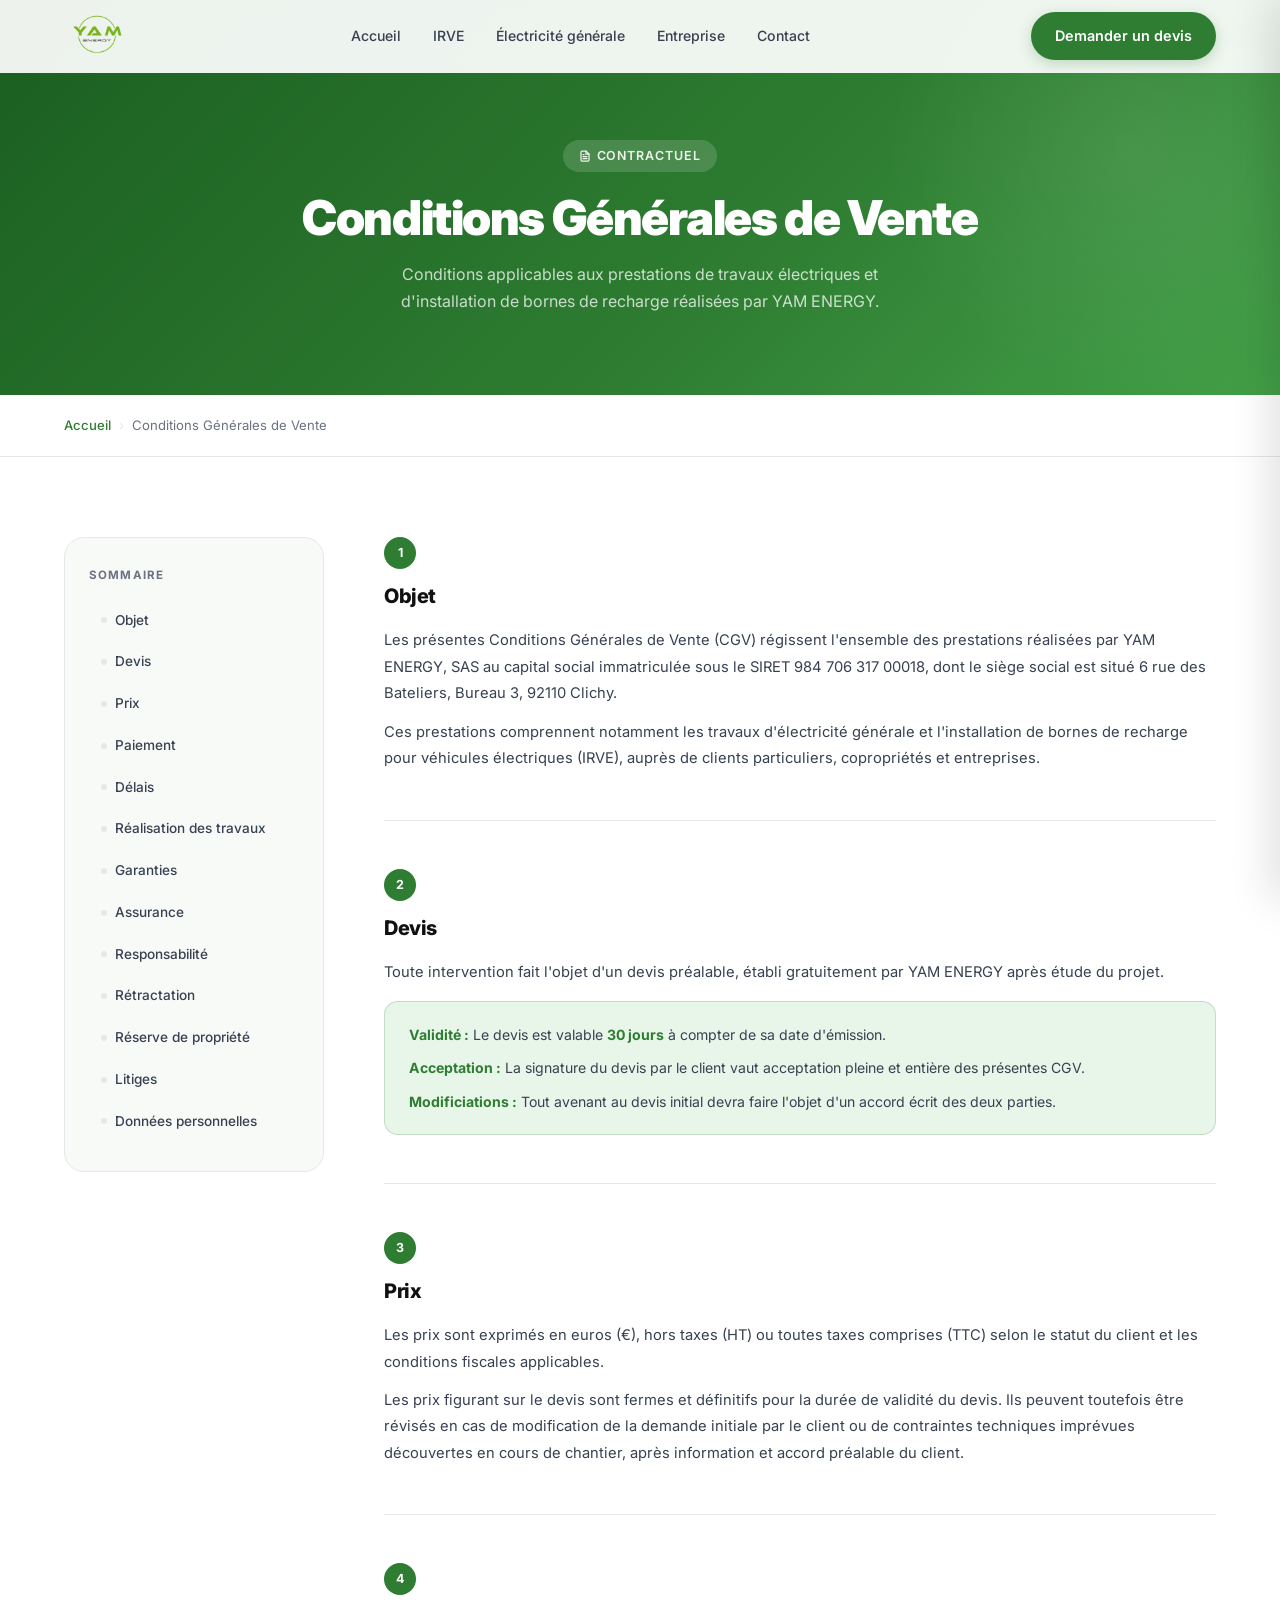
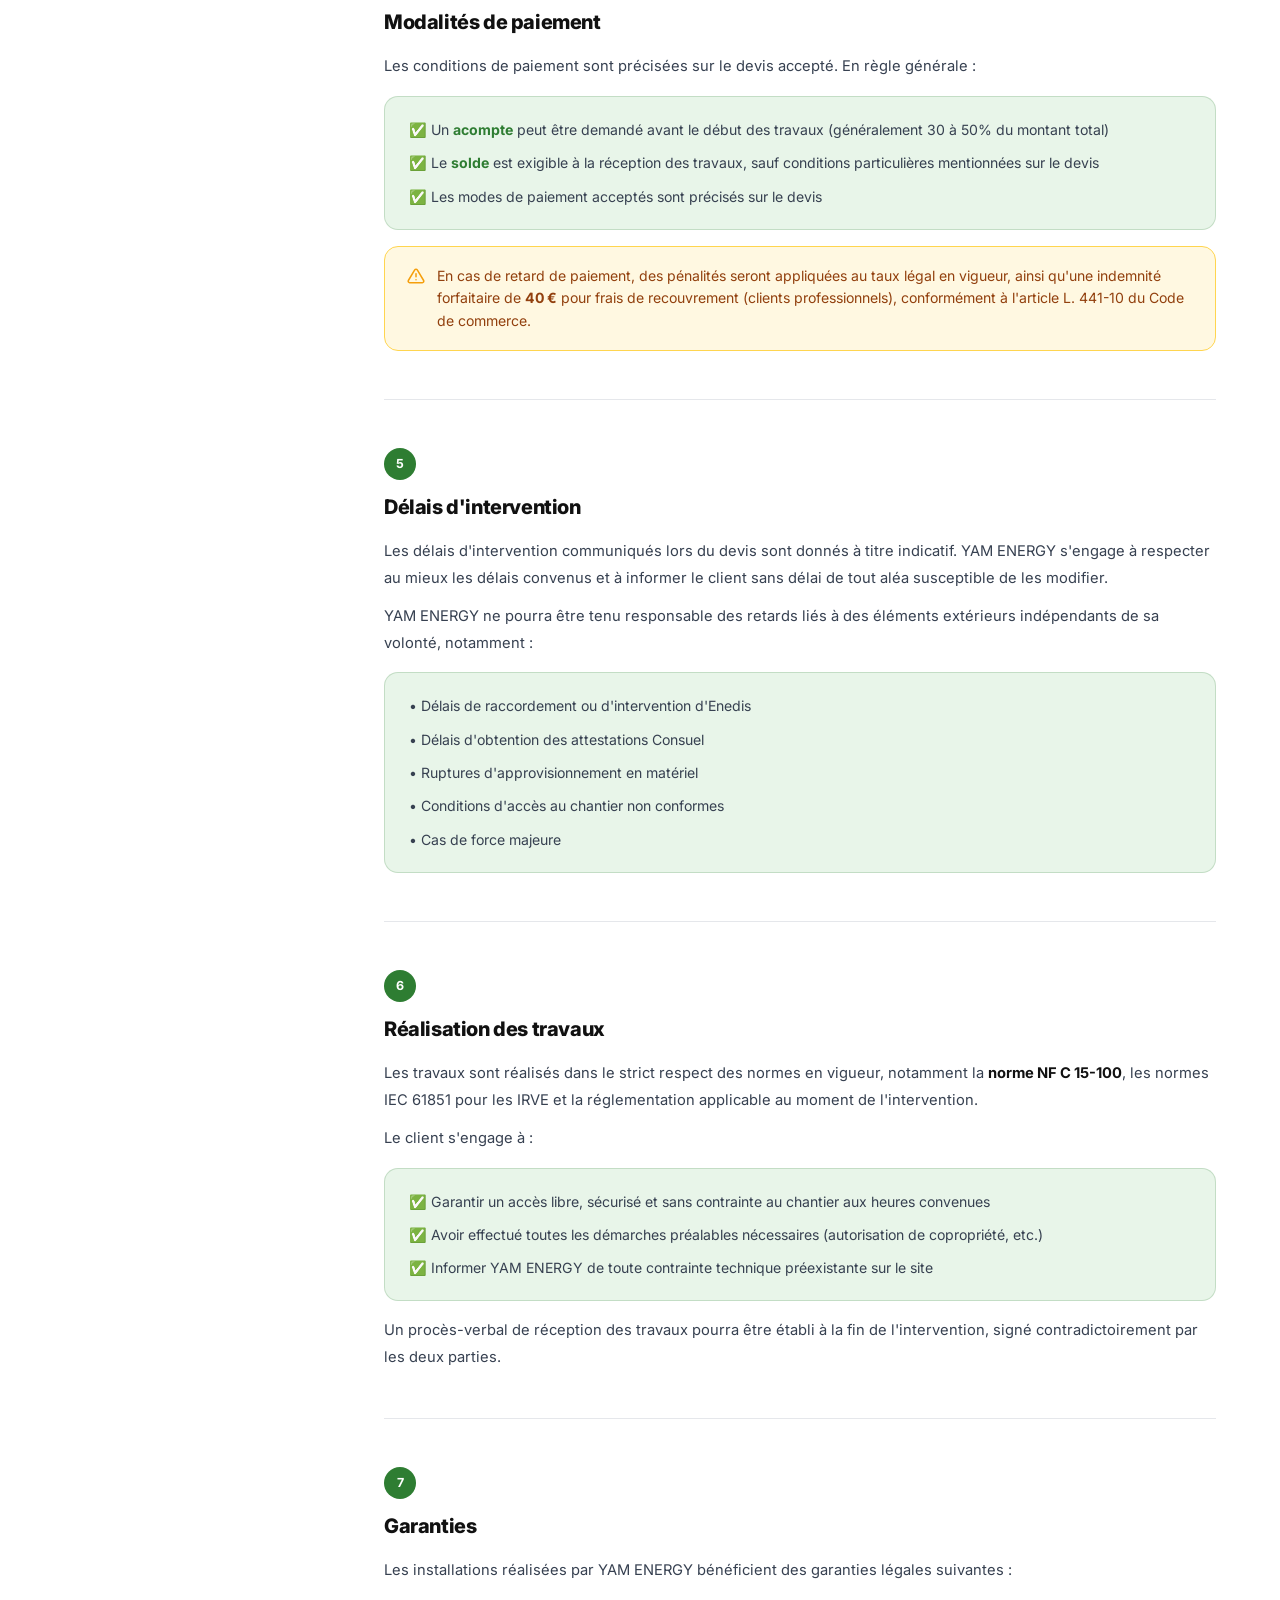
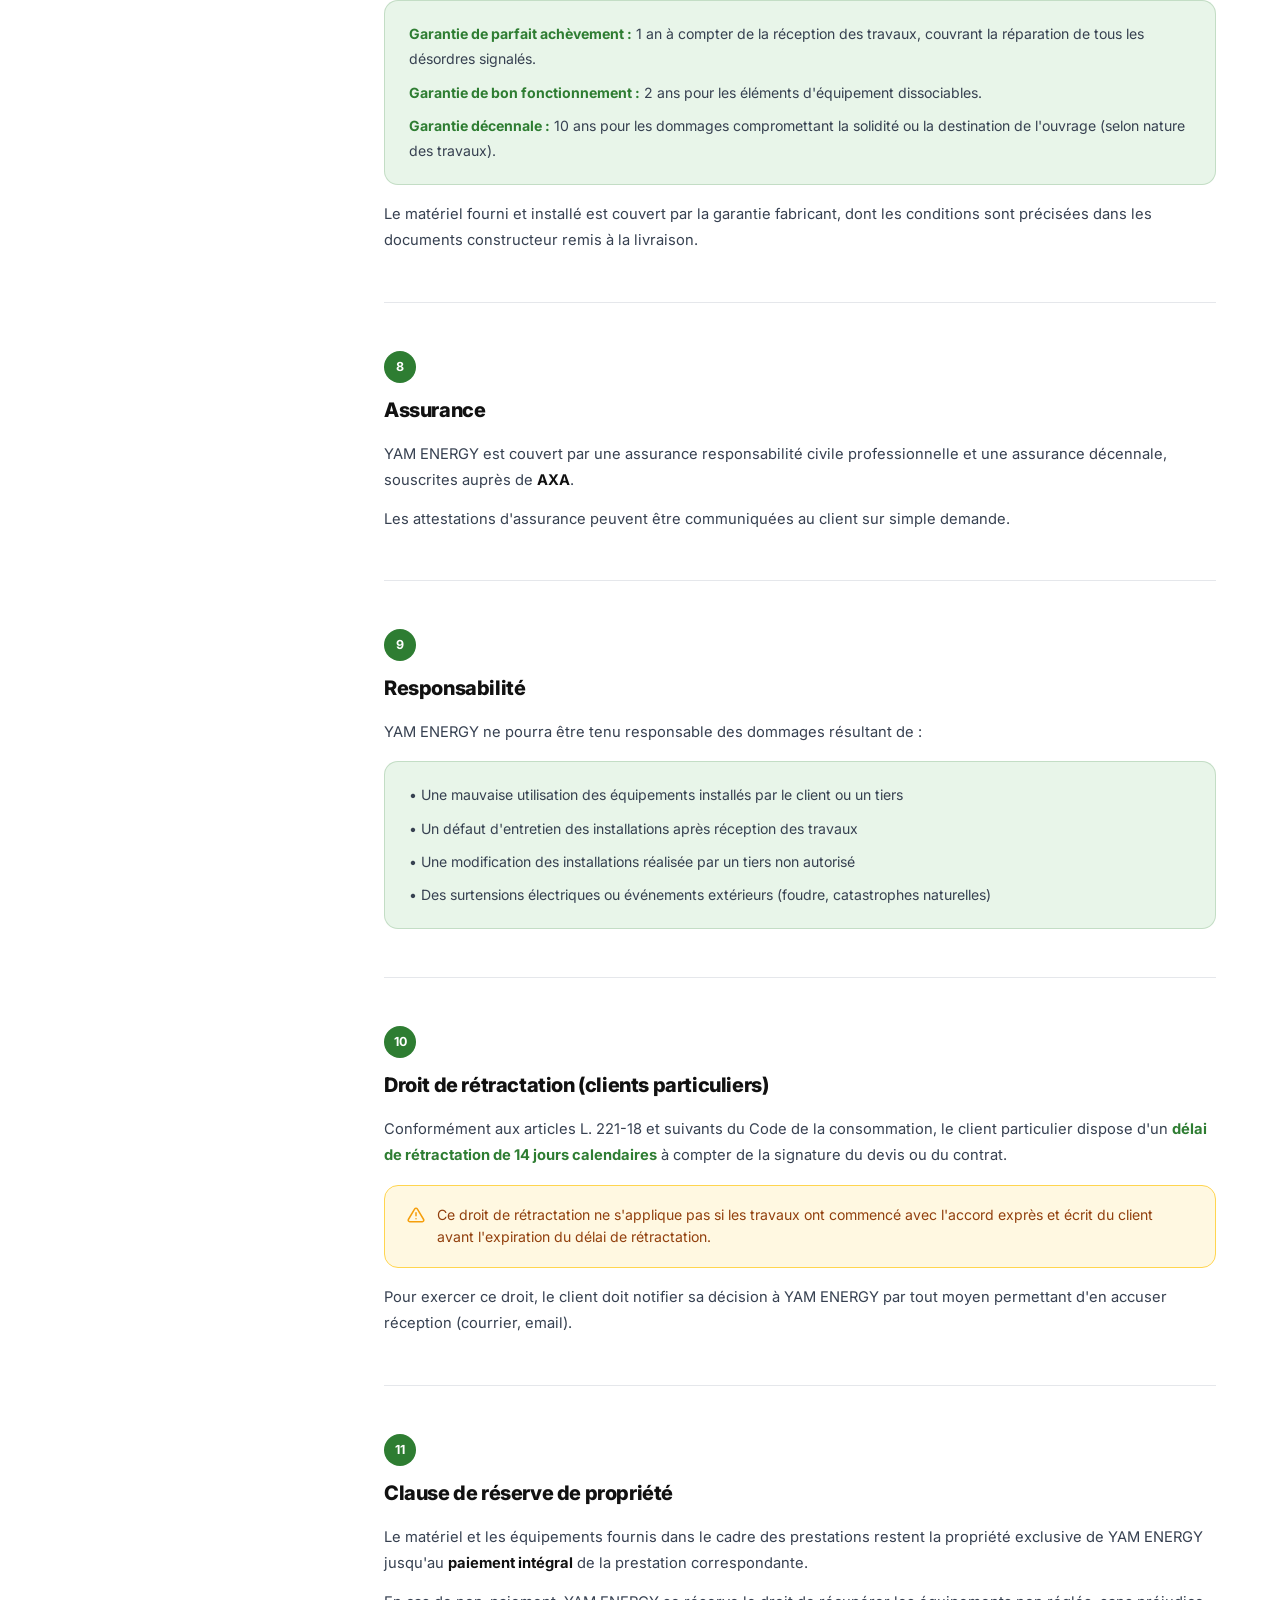
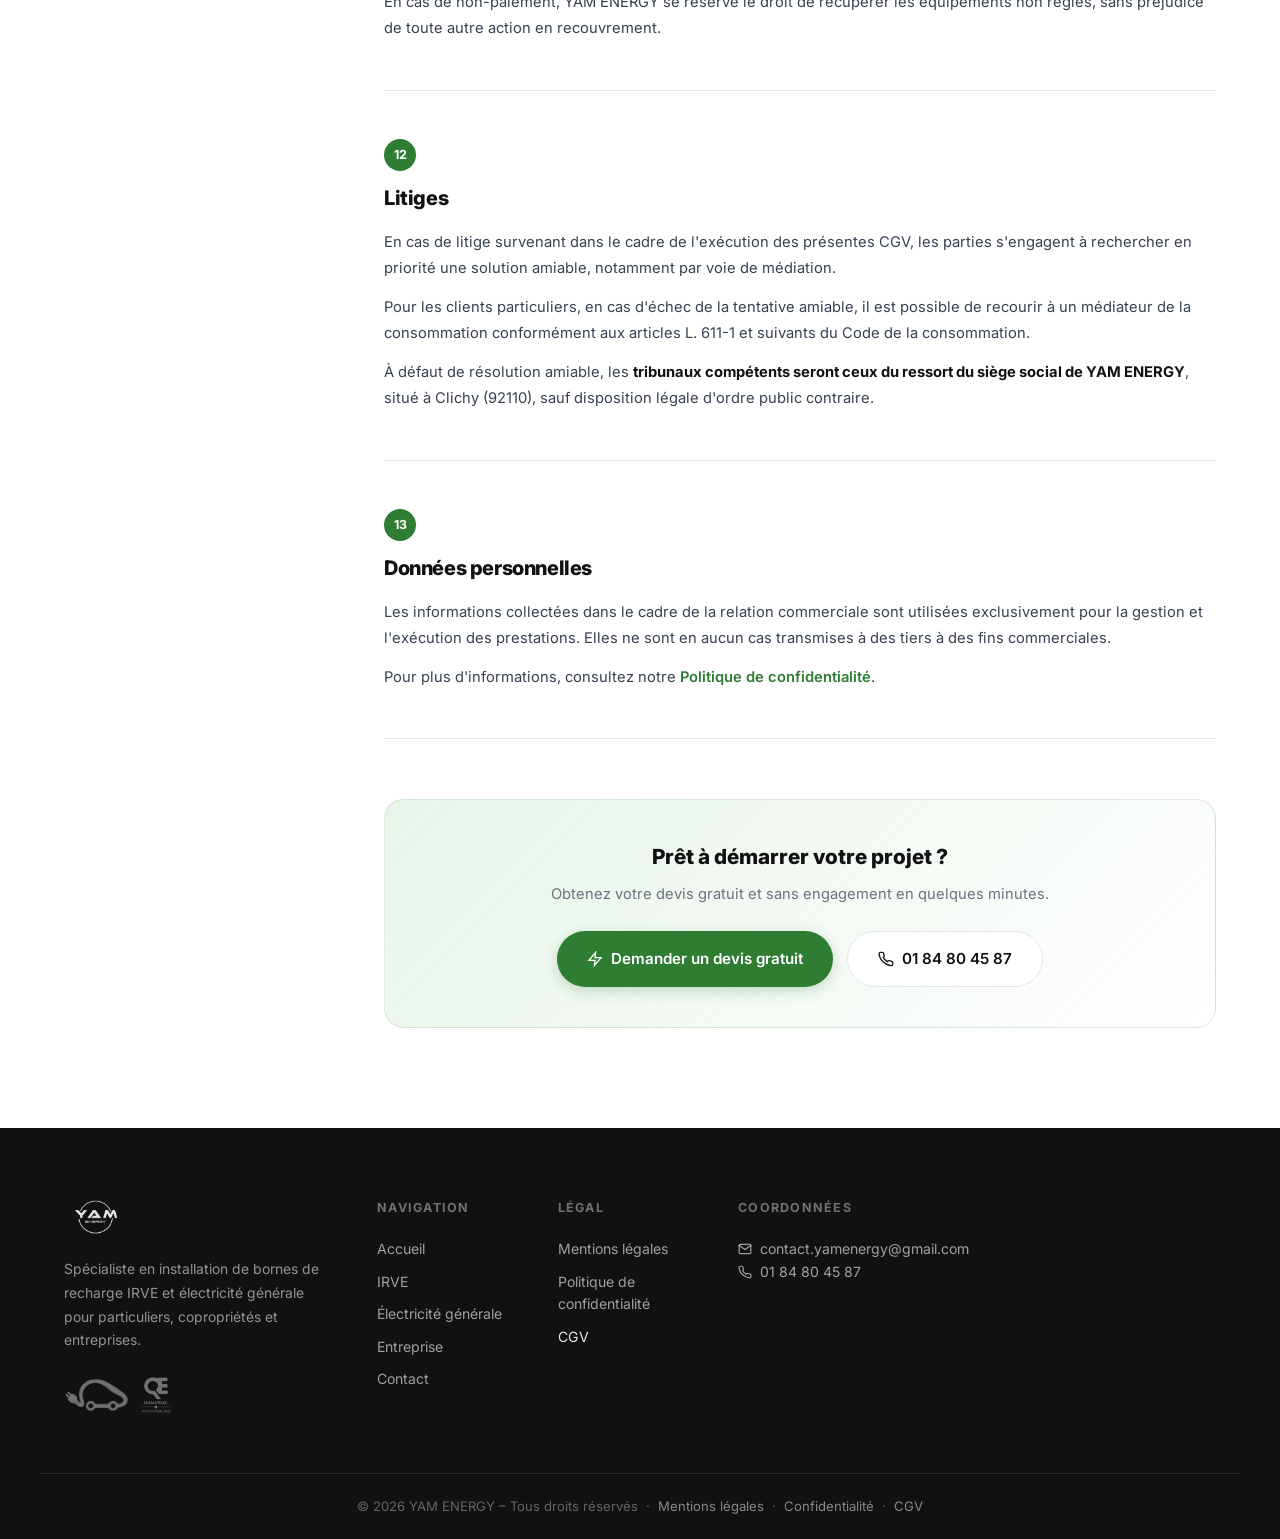
<file: cgv.html>
<!DOCTYPE html>
<html lang="fr">
<head>
  <meta charset="UTF-8" />
  <meta name="viewport" content="width=device-width, initial-scale=1.0" />
  <title>Conditions Générales de Vente – YAM ENERGY</title>
  <meta name="description" content="Conditions Générales de Vente de YAM ENERGY – Travaux d'électricité générale et installation de bornes de recharge IRVE." />
  <meta name="robots" content="index, follow" />
  <link rel="canonical" href="https://www.yamenergy.fr/cgv.html" />
  <meta property="og:title"     content="Conditions Générales de Vente – YAM ENERGY" />
  <meta property="og:site_name" content="YAM ENERGY" />
  <meta property="og:url"       content="https://www.yamenergy.fr/cgv.html" />
  <meta property="og:type"      content="website" />
  <meta property="og:locale"    content="fr_FR" />
  <link rel="icon" type="image/x-icon" href="favicon.ico" />
  <link rel="preconnect" href="https://fonts.googleapis.com" />
  <link rel="preconnect" href="https://fonts.gstatic.com" crossorigin />
  <link href="https://fonts.googleapis.com/css2?family=Inter:wght@300;400;500;600;700;800;900&display=swap" rel="stylesheet" />
  <link rel="stylesheet" href="style.css" />
  <style>
    .legal-hero {
      background: linear-gradient(135deg, #1B5E20 0%, #2E7D32 60%, #43A047 100%);
      padding: 140px 0 80px;
      text-align: center;
      position: relative;
      overflow: hidden;
    }
    .legal-hero::before {
      content: '';
      position: absolute;
      top: -100px; right: -100px;
      width: 500px; height: 500px;
      background: radial-gradient(ellipse, rgba(255,255,255,0.08) 0%, transparent 70%);
      pointer-events: none;
    }
    .legal-hero-tag {
      display: inline-flex;
      align-items: center;
      gap: 6px;
      background: rgba(255,255,255,0.15);
      color: rgba(255,255,255,0.9);
      font-size: 0.78rem;
      font-weight: 600;
      letter-spacing: 0.08em;
      text-transform: uppercase;
      padding: 6px 16px;
      border-radius: 100px;
      margin-bottom: 20px;
    }
    .legal-hero h1 {
      font-size: clamp(2rem, 5vw, 3rem);
      font-weight: 900;
      color: #fff;
      letter-spacing: -0.03em;
      margin-bottom: 16px;
      line-height: 1.1;
    }
    .legal-hero p {
      font-size: 1rem;
      color: rgba(255,255,255,0.75);
      max-width: 520px;
      margin: 0 auto;
      line-height: 1.7;
    }
    .breadcrumb {
      padding: 20px 0;
      border-bottom: 1px solid var(--gray-border);
      background: var(--white);
    }
    .breadcrumb-inner {
      display: flex;
      align-items: center;
      gap: 8px;
      font-size: 0.82rem;
      color: var(--gray);
    }
    .breadcrumb-inner a { color: var(--green); font-weight: 500; transition: var(--transition); }
    .breadcrumb-inner a:hover { text-decoration: underline; }
    .breadcrumb-sep { color: var(--gray-border); }

    .legal-content { padding: 80px 0 100px; background: var(--white); }
    .legal-grid {
      display: grid;
      grid-template-columns: 260px 1fr;
      gap: 60px;
      align-items: start;
    }
    .legal-nav {
      position: sticky;
      top: 100px;
      background: #F8FAF8;
      border: 1.5px solid var(--gray-border);
      border-radius: var(--radius-lg);
      padding: 28px 24px;
    }
    .legal-nav-title {
      font-size: 0.72rem;
      font-weight: 700;
      letter-spacing: 0.1em;
      text-transform: uppercase;
      color: var(--gray);
      margin-bottom: 16px;
    }
    .legal-nav a {
      display: flex;
      align-items: center;
      gap: 8px;
      font-size: 0.85rem;
      color: var(--text-light);
      padding: 9px 12px;
      border-radius: var(--radius-sm);
      transition: var(--transition);
      font-weight: 500;
      margin-bottom: 2px;
    }
    .legal-nav a:hover, .legal-nav a.active { color: var(--green); background: var(--green-xlight); }
    .legal-nav a::before {
      content: '';
      width: 6px; height: 6px;
      border-radius: 50%;
      background: var(--gray-border);
      flex-shrink: 0;
      transition: var(--transition);
    }
    .legal-nav a:hover::before, .legal-nav a.active::before { background: var(--green); }

    .legal-body { min-width: 0; }
    .legal-article {
      margin-bottom: 48px;
      padding-bottom: 48px;
      border-bottom: 1px solid var(--gray-border);
    }
    .legal-article:last-child { border-bottom: none; margin-bottom: 0; padding-bottom: 0; }
    .legal-article-num {
      display: inline-flex;
      align-items: center;
      justify-content: center;
      width: 32px; height: 32px;
      background: var(--green);
      color: var(--white);
      font-size: 0.78rem;
      font-weight: 700;
      border-radius: 50%;
      margin-bottom: 14px;
    }
    .legal-article h2 {
      font-size: 1.25rem;
      font-weight: 800;
      color: var(--text);
      letter-spacing: -0.02em;
      margin-bottom: 18px;
      line-height: 1.3;
    }
    .legal-article p {
      font-size: 0.92rem;
      color: var(--text-light);
      line-height: 1.8;
      margin-bottom: 12px;
    }
    .legal-article p:last-child { margin-bottom: 0; }
    .legal-info-box {
      background: var(--green-xlight);
      border: 1px solid rgba(46,125,50,0.2);
      border-radius: var(--radius-md);
      padding: 20px 24px;
      margin-top: 16px;
    }
    .legal-info-box p { margin-bottom: 8px; font-size: 0.88rem; }
    .legal-info-box p:last-child { margin-bottom: 0; }
    .legal-info-box strong { color: var(--green); font-weight: 700; }

    /* Warning box */
    .legal-warning-box {
      background: #FFF8E1;
      border: 1px solid #FFD54F;
      border-radius: var(--radius-md);
      padding: 18px 22px;
      margin-top: 16px;
      display: flex;
      align-items: flex-start;
      gap: 12px;
    }
    .legal-warning-box svg { flex-shrink: 0; color: #F59E0B; margin-top: 2px; }
    .legal-warning-box p { font-size: 0.88rem; color: #92400E; margin: 0; line-height: 1.6; }

    /* Highlight number */
    .legal-highlight {
      display: inline-flex;
      align-items: center;
      gap: 6px;
      background: var(--green);
      color: var(--white);
      font-size: 0.85rem;
      font-weight: 700;
      padding: 6px 14px;
      border-radius: 100px;
      margin-top: 8px;
    }

    .legal-cta {
      background: linear-gradient(135deg, var(--green-xlight) 0%, rgba(255,255,255,0.8) 100%);
      border: 1.5px solid rgba(46,125,50,0.15);
      border-radius: var(--radius-lg);
      padding: 40px 48px;
      text-align: center;
      margin-top: 60px;
    }
    .legal-cta h3 { font-size: 1.3rem; font-weight: 800; color: var(--text); margin-bottom: 10px; }
    .legal-cta p { font-size: 0.92rem; color: var(--gray); margin-bottom: 24px; }
    .legal-cta-actions { display: flex; gap: 14px; justify-content: center; flex-wrap: wrap; }

    @media (max-width: 900px) {
      .legal-grid { grid-template-columns: 1fr; }
      .legal-nav { position: static; }
    }
    @media (max-width: 640px) {
      .legal-hero { padding: 120px 0 60px; }
      .legal-content { padding: 48px 0 64px; }
      .legal-cta { padding: 28px 20px; }
    }
  </style>
</head>
<body>

  <!-- ========== HEADER ========== -->
  <header class="header scrolled" id="header">
    <div class="header-inner container">
      <a href="index.html" class="logo-link">
        <img src="images/yamenergynoir.png" alt="YAM ENERGY" class="logo-img" />
      </a>
      <nav class="nav-desktop" aria-label="Navigation principale">
        <a href="index.html#accueil" class="nav-link">Accueil</a>
        <a href="index.html#irve" class="nav-link">IRVE</a>
        <a href="index.html#electricite" class="nav-link">Électricité générale</a>
        <a href="index.html#entreprise" class="nav-link">Entreprise</a>
        <a href="index.html#contact" class="nav-link">Contact</a>
      </nav>
      <a href="index.html#contact" class="btn btn-primary cta-header">Demander un devis</a>
      <button class="burger" id="burger" aria-label="Ouvrir le menu" aria-expanded="false">
        <span></span><span></span><span></span>
      </button>
    </div>
  </header>

  <div class="mobile-overlay" id="mobileOverlay"></div>
  <nav class="mobile-menu" id="mobileMenu" aria-label="Menu mobile">
    <button class="mobile-close" id="mobileClose" aria-label="Fermer le menu">
      <svg width="24" height="24" viewBox="0 0 24 24" fill="none" stroke="currentColor" stroke-width="2" stroke-linecap="round"><line x1="18" y1="6" x2="6" y2="18"/><line x1="6" y1="6" x2="18" y2="18"/></svg>
    </button>
    <a href="index.html#accueil" class="mobile-nav-link">Accueil</a>
    <a href="index.html#irve" class="mobile-nav-link">IRVE</a>
    <a href="index.html#electricite" class="mobile-nav-link">Électricité générale</a>
    <a href="index.html#entreprise" class="mobile-nav-link">Entreprise</a>
    <a href="index.html#contact" class="mobile-nav-link">Contact</a>
    <a href="index.html#contact" class="btn btn-primary mobile-cta">Demander un devis</a>
  </nav>

  <!-- ========== HERO ========== -->
  <section class="legal-hero">
    <div class="container">
      <div class="legal-hero-tag">
        <svg width="12" height="12" viewBox="0 0 24 24" fill="none" stroke="currentColor" stroke-width="2.5" stroke-linecap="round"><path d="M14 2H6a2 2 0 0 0-2 2v16a2 2 0 0 0 2 2h12a2 2 0 0 0 2-2V8z"/><polyline points="14 2 14 8 20 8"/><line x1="16" y1="13" x2="8" y2="13"/><line x1="16" y1="17" x2="8" y2="17"/><polyline points="10 9 9 9 8 9"/></svg>
        Contractuel
      </div>
      <h1>Conditions Générales de Vente</h1>
      <p>Conditions applicables aux prestations de travaux électriques et d'installation de bornes de recharge réalisées par YAM ENERGY.</p>
    </div>
  </section>

  <div class="breadcrumb">
    <div class="container breadcrumb-inner">
      <a href="index.html">Accueil</a>
      <span class="breadcrumb-sep">›</span>
      <span>Conditions Générales de Vente</span>
    </div>
  </div>

  <!-- ========== CONTENU ========== -->
  <section class="legal-content">
    <div class="container">
      <div class="legal-grid">

        <!-- Sidebar -->
        <aside class="legal-nav">
          <p class="legal-nav-title">Sommaire</p>
          <a href="#objet">Objet</a>
          <a href="#devis">Devis</a>
          <a href="#prix">Prix</a>
          <a href="#paiement">Paiement</a>
          <a href="#delais">Délais</a>
          <a href="#travaux">Réalisation des travaux</a>
          <a href="#garanties">Garanties</a>
          <a href="#assurance">Assurance</a>
          <a href="#responsabilite">Responsabilité</a>
          <a href="#retractation">Rétractation</a>
          <a href="#reserve">Réserve de propriété</a>
          <a href="#litiges">Litiges</a>
          <a href="#donnees-cgv">Données personnelles</a>
        </aside>

        <!-- Corps -->
        <div class="legal-body">

          <div class="legal-article" id="objet">
            <div class="legal-article-num">1</div>
            <h2>Objet</h2>
            <p>Les présentes Conditions Générales de Vente (CGV) régissent l'ensemble des prestations réalisées par YAM ENERGY, SAS au capital social immatriculée sous le SIRET 984 706 317 00018, dont le siège social est situé 6 rue des Bateliers, Bureau 3, 92110 Clichy.</p>
            <p>Ces prestations comprennent notamment les travaux d'électricité générale et l'installation de bornes de recharge pour véhicules électriques (IRVE), auprès de clients particuliers, copropriétés et entreprises.</p>
          </div>

          <div class="legal-article" id="devis">
            <div class="legal-article-num">2</div>
            <h2>Devis</h2>
            <p>Toute intervention fait l'objet d'un devis préalable, établi gratuitement par YAM ENERGY après étude du projet.</p>
            <div class="legal-info-box">
              <p><strong>Validité :</strong> Le devis est valable <strong>30 jours</strong> à compter de sa date d'émission.</p>
              <p><strong>Acceptation :</strong> La signature du devis par le client vaut acceptation pleine et entière des présentes CGV.</p>
              <p><strong>Modificiations :</strong> Tout avenant au devis initial devra faire l'objet d'un accord écrit des deux parties.</p>
            </div>
          </div>

          <div class="legal-article" id="prix">
            <div class="legal-article-num">3</div>
            <h2>Prix</h2>
            <p>Les prix sont exprimés en euros (€), hors taxes (HT) ou toutes taxes comprises (TTC) selon le statut du client et les conditions fiscales applicables.</p>
            <p>Les prix figurant sur le devis sont fermes et définitifs pour la durée de validité du devis. Ils peuvent toutefois être révisés en cas de modification de la demande initiale par le client ou de contraintes techniques imprévues découvertes en cours de chantier, après information et accord préalable du client.</p>
          </div>

          <div class="legal-article" id="paiement">
            <div class="legal-article-num">4</div>
            <h2>Modalités de paiement</h2>
            <p>Les conditions de paiement sont précisées sur le devis accepté. En règle générale :</p>
            <div class="legal-info-box">
              <p>✅ Un <strong>acompte</strong> peut être demandé avant le début des travaux (généralement 30 à 50% du montant total)</p>
              <p>✅ Le <strong>solde</strong> est exigible à la réception des travaux, sauf conditions particulières mentionnées sur le devis</p>
              <p>✅ Les modes de paiement acceptés sont précisés sur le devis</p>
            </div>
            <div class="legal-warning-box">
              <svg width="18" height="18" viewBox="0 0 24 24" fill="none" stroke="currentColor" stroke-width="2" stroke-linecap="round"><path d="M10.29 3.86L1.82 18a2 2 0 0 0 1.71 3h16.94a2 2 0 0 0 1.71-3L13.71 3.86a2 2 0 0 0-3.42 0z"/><line x1="12" y1="9" x2="12" y2="13"/><line x1="12" y1="17" x2="12.01" y2="17"/></svg>
              <p>En cas de retard de paiement, des pénalités seront appliquées au taux légal en vigueur, ainsi qu'une indemnité forfaitaire de <strong>40 €</strong> pour frais de recouvrement (clients professionnels), conformément à l'article L. 441-10 du Code de commerce.</p>
            </div>
          </div>

          <div class="legal-article" id="delais">
            <div class="legal-article-num">5</div>
            <h2>Délais d'intervention</h2>
            <p>Les délais d'intervention communiqués lors du devis sont donnés à titre indicatif. YAM ENERGY s'engage à respecter au mieux les délais convenus et à informer le client sans délai de tout aléa susceptible de les modifier.</p>
            <p>YAM ENERGY ne pourra être tenu responsable des retards liés à des éléments extérieurs indépendants de sa volonté, notamment :</p>
            <div class="legal-info-box">
              <p>• Délais de raccordement ou d'intervention d'Enedis</p>
              <p>• Délais d'obtention des attestations Consuel</p>
              <p>• Ruptures d'approvisionnement en matériel</p>
              <p>• Conditions d'accès au chantier non conformes</p>
              <p>• Cas de force majeure</p>
            </div>
          </div>

          <div class="legal-article" id="travaux">
            <div class="legal-article-num">6</div>
            <h2>Réalisation des travaux</h2>
            <p>Les travaux sont réalisés dans le strict respect des normes en vigueur, notamment la <strong style="color:var(--text)">norme NF C 15-100</strong>, les normes IEC 61851 pour les IRVE et la réglementation applicable au moment de l'intervention.</p>
            <p>Le client s'engage à :</p>
            <div class="legal-info-box">
              <p>✅ Garantir un accès libre, sécurisé et sans contrainte au chantier aux heures convenues</p>
              <p>✅ Avoir effectué toutes les démarches préalables nécessaires (autorisation de copropriété, etc.)</p>
              <p>✅ Informer YAM ENERGY de toute contrainte technique préexistante sur le site</p>
            </div>
            <p style="margin-top:16px;">Un procès-verbal de réception des travaux pourra être établi à la fin de l'intervention, signé contradictoirement par les deux parties.</p>
          </div>

          <div class="legal-article" id="garanties">
            <div class="legal-article-num">7</div>
            <h2>Garanties</h2>
            <p>Les installations réalisées par YAM ENERGY bénéficient des garanties légales suivantes :</p>
            <div class="legal-info-box">
              <p><strong>Garantie de parfait achèvement :</strong> 1 an à compter de la réception des travaux, couvrant la réparation de tous les désordres signalés.</p>
              <p><strong>Garantie de bon fonctionnement :</strong> 2 ans pour les éléments d'équipement dissociables.</p>
              <p><strong>Garantie décennale :</strong> 10 ans pour les dommages compromettant la solidité ou la destination de l'ouvrage (selon nature des travaux).</p>
            </div>
            <p style="margin-top:16px;">Le matériel fourni et installé est couvert par la garantie fabricant, dont les conditions sont précisées dans les documents constructeur remis à la livraison.</p>
          </div>

          <div class="legal-article" id="assurance">
            <div class="legal-article-num">8</div>
            <h2>Assurance</h2>
            <p>YAM ENERGY est couvert par une assurance responsabilité civile professionnelle et une assurance décennale, souscrites auprès de <strong style="color:var(--text)">AXA</strong>.</p>
            <p>Les attestations d'assurance peuvent être communiquées au client sur simple demande.</p>
          </div>

          <div class="legal-article" id="responsabilite">
            <div class="legal-article-num">9</div>
            <h2>Responsabilité</h2>
            <p>YAM ENERGY ne pourra être tenu responsable des dommages résultant de :</p>
            <div class="legal-info-box">
              <p>• Une mauvaise utilisation des équipements installés par le client ou un tiers</p>
              <p>• Un défaut d'entretien des installations après réception des travaux</p>
              <p>• Une modification des installations réalisée par un tiers non autorisé</p>
              <p>• Des surtensions électriques ou événements extérieurs (foudre, catastrophes naturelles)</p>
            </div>
          </div>

          <div class="legal-article" id="retractation">
            <div class="legal-article-num">10</div>
            <h2>Droit de rétractation (clients particuliers)</h2>
            <p>Conformément aux articles L. 221-18 et suivants du Code de la consommation, le client particulier dispose d'un <strong style="color:var(--green)">délai de rétractation de 14 jours calendaires</strong> à compter de la signature du devis ou du contrat.</p>
            <div class="legal-warning-box">
              <svg width="18" height="18" viewBox="0 0 24 24" fill="none" stroke="currentColor" stroke-width="2" stroke-linecap="round"><path d="M10.29 3.86L1.82 18a2 2 0 0 0 1.71 3h16.94a2 2 0 0 0 1.71-3L13.71 3.86a2 2 0 0 0-3.42 0z"/><line x1="12" y1="9" x2="12" y2="13"/><line x1="12" y1="17" x2="12.01" y2="17"/></svg>
              <p>Ce droit de rétractation ne s'applique pas si les travaux ont commencé avec l'accord exprès et écrit du client avant l'expiration du délai de rétractation.</p>
            </div>
            <p style="margin-top:16px;">Pour exercer ce droit, le client doit notifier sa décision à YAM ENERGY par tout moyen permettant d'en accuser réception (courrier, email).</p>
          </div>

          <div class="legal-article" id="reserve">
            <div class="legal-article-num">11</div>
            <h2>Clause de réserve de propriété</h2>
            <p>Le matériel et les équipements fournis dans le cadre des prestations restent la propriété exclusive de YAM ENERGY jusqu'au <strong style="color:var(--text)">paiement intégral</strong> de la prestation correspondante.</p>
            <p>En cas de non-paiement, YAM ENERGY se réserve le droit de récupérer les équipements non réglés, sans préjudice de toute autre action en recouvrement.</p>
          </div>

          <div class="legal-article" id="litiges">
            <div class="legal-article-num">12</div>
            <h2>Litiges</h2>
            <p>En cas de litige survenant dans le cadre de l'exécution des présentes CGV, les parties s'engagent à rechercher en priorité une solution amiable, notamment par voie de médiation.</p>
            <p>Pour les clients particuliers, en cas d'échec de la tentative amiable, il est possible de recourir à un médiateur de la consommation conformément aux articles L. 611-1 et suivants du Code de la consommation.</p>
            <p>À défaut de résolution amiable, les <strong style="color:var(--text)">tribunaux compétents seront ceux du ressort du siège social de YAM ENERGY</strong>, situé à Clichy (92110), sauf disposition légale d'ordre public contraire.</p>
          </div>

          <div class="legal-article" id="donnees-cgv">
            <div class="legal-article-num">13</div>
            <h2>Données personnelles</h2>
            <p>Les informations collectées dans le cadre de la relation commerciale sont utilisées exclusivement pour la gestion et l'exécution des prestations. Elles ne sont en aucun cas transmises à des tiers à des fins commerciales.</p>
            <p>Pour plus d'informations, consultez notre <a href="politique-confidentialite.html" style="color:var(--green);font-weight:600;">Politique de confidentialité</a>.</p>
          </div>

          <!-- CTA -->
          <div class="legal-cta">
            <h3>Prêt à démarrer votre projet ?</h3>
            <p>Obtenez votre devis gratuit et sans engagement en quelques minutes.</p>
            <div class="legal-cta-actions">
              <a href="index.html#contact" class="btn btn-primary btn-lg">
                <svg width="16" height="16" viewBox="0 0 24 24" fill="none" stroke="currentColor" stroke-width="2" stroke-linecap="round"><polygon points="13 2 3 14 12 14 11 22 21 10 12 10 13 2"/></svg>
                Demander un devis gratuit
              </a>
              <a href="tel:0184804587" class="btn btn-outline btn-lg">
                <svg width="16" height="16" viewBox="0 0 24 24" fill="none" stroke="currentColor" stroke-width="2" stroke-linecap="round"><path d="M22 16.92v3a2 2 0 0 1-2.18 2 19.79 19.79 0 0 1-8.63-3.07A19.5 19.5 0 0 1 4.69 13 19.79 19.79 0 0 1 1.59 4.4 2 2 0 0 1 3.56 2.18h3a2 2 0 0 1 2 1.72 12.84 12.84 0 0 0 .7 2.81 2 2 0 0 1-.45 2.11L7.91 9.91a16 16 0 0 0 6 6l.9-.9a2 2 0 0 1 2.11-.45 12.84 12.84 0 0 0 2.81.7A2 2 0 0 1 21.73 17z"/></svg>
                01 84 80 45 87
              </a>
            </div>
          </div>

        </div>
      </div>
    </div>
  </section>

  <!-- ========== FOOTER ========== -->
  <footer class="footer">
    <div class="container footer-grid">
      <div class="footer-brand">
        <img src="images/yamenergyblanc.png" alt="YAM ENERGY" class="footer-logo" />
        <p class="footer-desc">Spécialiste en installation de bornes de recharge IRVE et électricité générale pour particuliers, copropriétés et entreprises.</p>
        <div class="footer-certifs">
          <img src="images/irve.png" alt="IRVE" class="footer-certif-img" />
          <img src="images/qualifelec.png" alt="Qualifelec" class="footer-certif-img" />
        </div>
      </div>
      <div class="footer-col">
        <h4 class="footer-heading">Navigation</h4>
        <nav>
          <a href="index.html#accueil" class="footer-link">Accueil</a>
          <a href="index.html#irve" class="footer-link">IRVE</a>
          <a href="index.html#electricite" class="footer-link">Électricité générale</a>
          <a href="index.html#entreprise" class="footer-link">Entreprise</a>
          <a href="index.html#contact" class="footer-link">Contact</a>
        </nav>
      </div>
      <div class="footer-col">
        <h4 class="footer-heading">Légal</h4>
        <nav>
          <a href="mentions-legales.html" class="footer-link">Mentions légales</a>
          <a href="politique-confidentialite.html" class="footer-link">Politique de confidentialité</a>
          <a href="cgv.html" class="footer-link" style="color:rgba(255,255,255,0.9);">CGV</a>
        </nav>
      </div>
      <div class="footer-col">
        <h4 class="footer-heading">Coordonnées</h4>
        <a href="mailto:contact.yamenergy@gmail.com" class="footer-link footer-contact-link">
          <svg width="14" height="14" viewBox="0 0 24 24" fill="none" stroke="currentColor" stroke-width="2" stroke-linecap="round"><path d="M4 4h16c1.1 0 2 .9 2 2v12c0 1.1-.9 2-2 2H4c-1.1 0-2-.9-2-2V6c0-1.1.9-2 2-2z"/><polyline points="22,6 12,13 2,6"/></svg>
          contact.yamenergy@gmail.com
        </a>
        <a href="tel:0184804587" class="footer-link footer-contact-link">
          <svg width="14" height="14" viewBox="0 0 24 24" fill="none" stroke="currentColor" stroke-width="2" stroke-linecap="round"><path d="M22 16.92v3a2 2 0 0 1-2.18 2 19.79 19.79 0 0 1-8.63-3.07A19.5 19.5 0 0 1 4.69 13 19.79 19.79 0 0 1 1.59 4.4 2 2 0 0 1 3.56 2.18h3a2 2 0 0 1 2 1.72 12.84 12.84 0 0 0 .7 2.81 2 2 0 0 1-.45 2.11L7.91 9.91a16 16 0 0 0 6 6l.9-.9a2 2 0 0 1 2.11-.45 12.84 12.84 0 0 0 2.81.7A2 2 0 0 1 21.73 17z"/></svg>
          01 84 80 45 87
        </a>
      </div>
    </div>
    <div class="footer-bottom">
      <p>© 2026 YAM ENERGY – Tous droits réservés &nbsp;·&nbsp; <a href="mentions-legales.html" style="color:rgba(255,255,255,0.5);">Mentions légales</a> &nbsp;·&nbsp; <a href="politique-confidentialite.html" style="color:rgba(255,255,255,0.5);">Confidentialité</a> &nbsp;·&nbsp; <a href="cgv.html" style="color:rgba(255,255,255,0.5);">CGV</a></p>
    </div>
  </footer>

  <script>
    const header = document.getElementById('header');
    window.addEventListener('scroll', () => { header.classList.toggle('scrolled', window.scrollY > 10); }, { passive: true });
    const burger = document.getElementById('burger');
    const mobileMenu = document.getElementById('mobileMenu');
    const mobileOverlay = document.getElementById('mobileOverlay');
    const mobileClose = document.getElementById('mobileClose');
    const openMenu = () => { burger.classList.add('open'); mobileMenu.classList.add('open'); mobileOverlay.classList.add('active'); document.body.style.overflow = 'hidden'; };
    const closeMenu = () => { burger.classList.remove('open'); mobileMenu.classList.remove('open'); mobileOverlay.classList.remove('active'); document.body.style.overflow = ''; };
    burger.addEventListener('click', openMenu);
    mobileClose.addEventListener('click', closeMenu);
    mobileOverlay.addEventListener('click', closeMenu);
    document.addEventListener('keydown', (e) => { if (e.key === 'Escape') closeMenu(); });
    const articles = document.querySelectorAll('.legal-article');
    const navLinks = document.querySelectorAll('.legal-nav a');
    window.addEventListener('scroll', () => {
      let current = '';
      articles.forEach(a => { if (window.scrollY >= a.offsetTop - 140) current = a.id; });
      navLinks.forEach(l => { l.classList.toggle('active', l.getAttribute('href') === '#' + current); });
    }, { passive: true });
  </script>
</body>
</html>
</file>
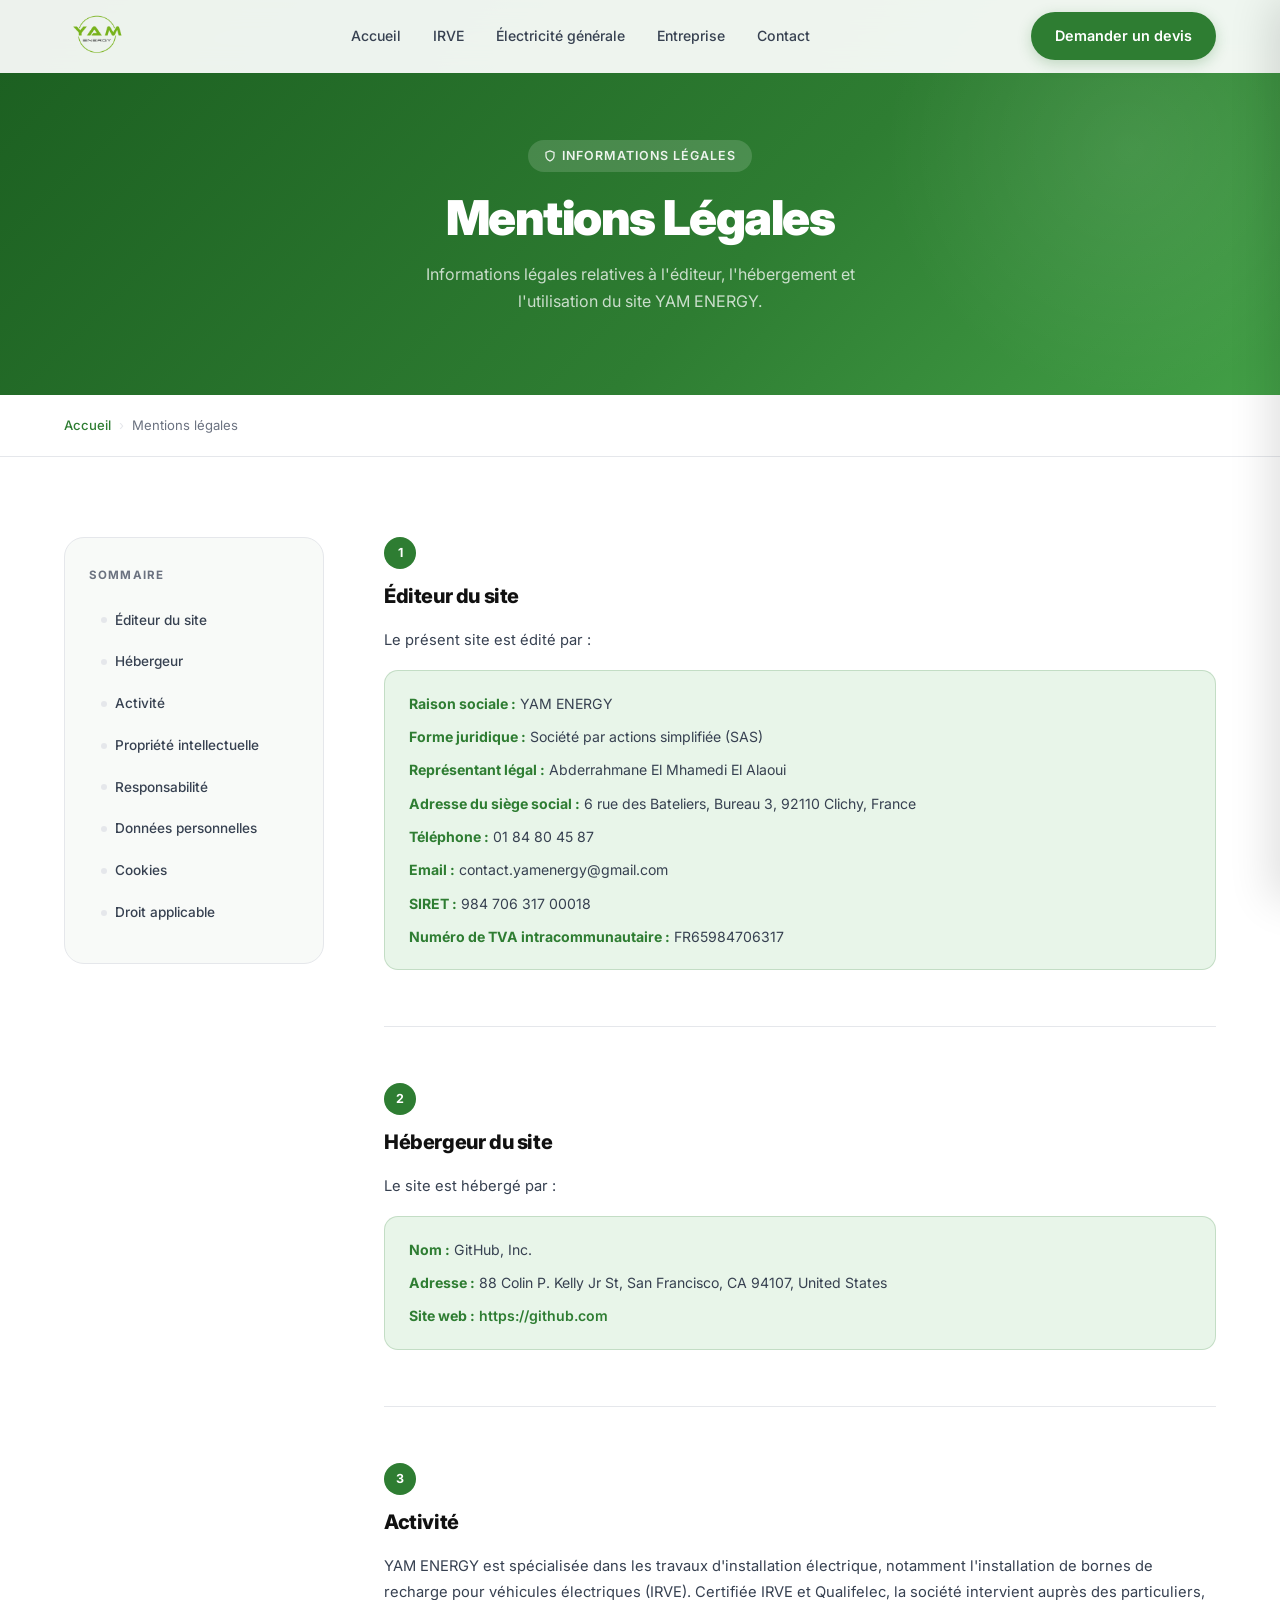
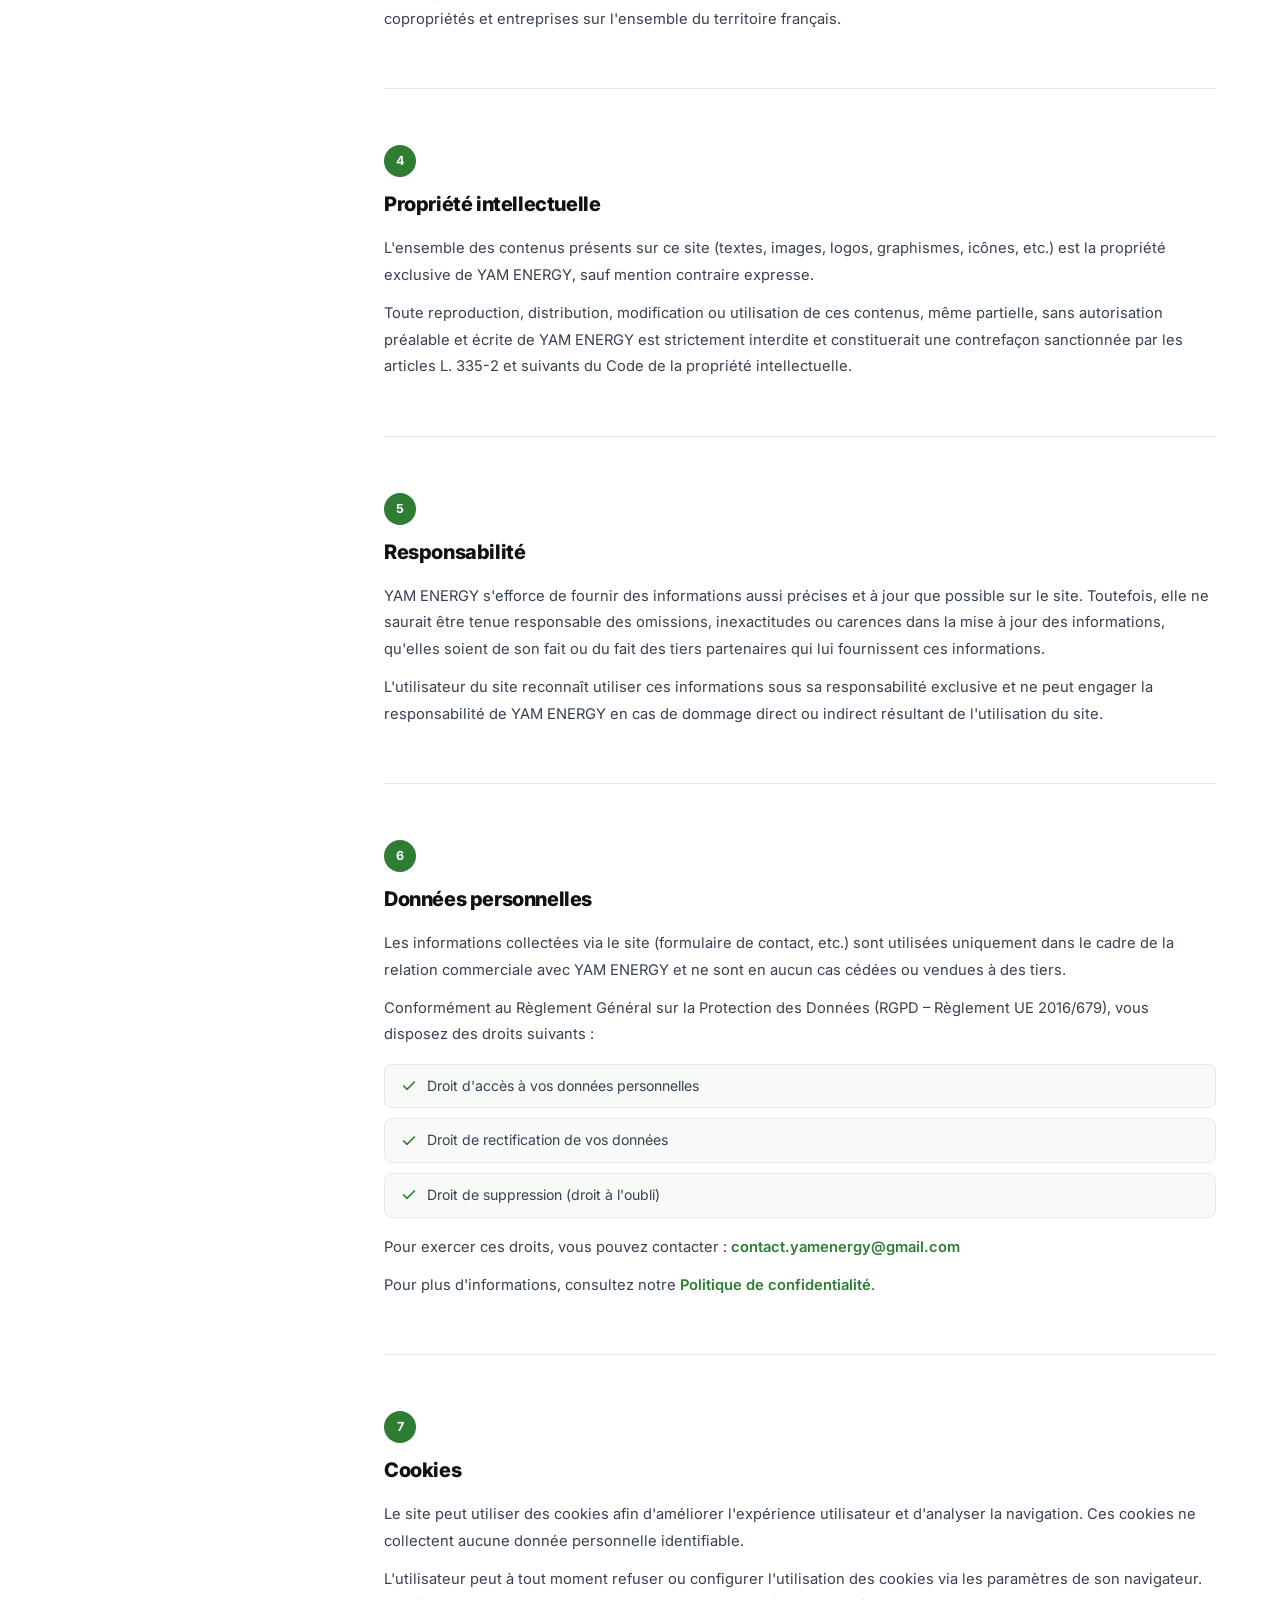
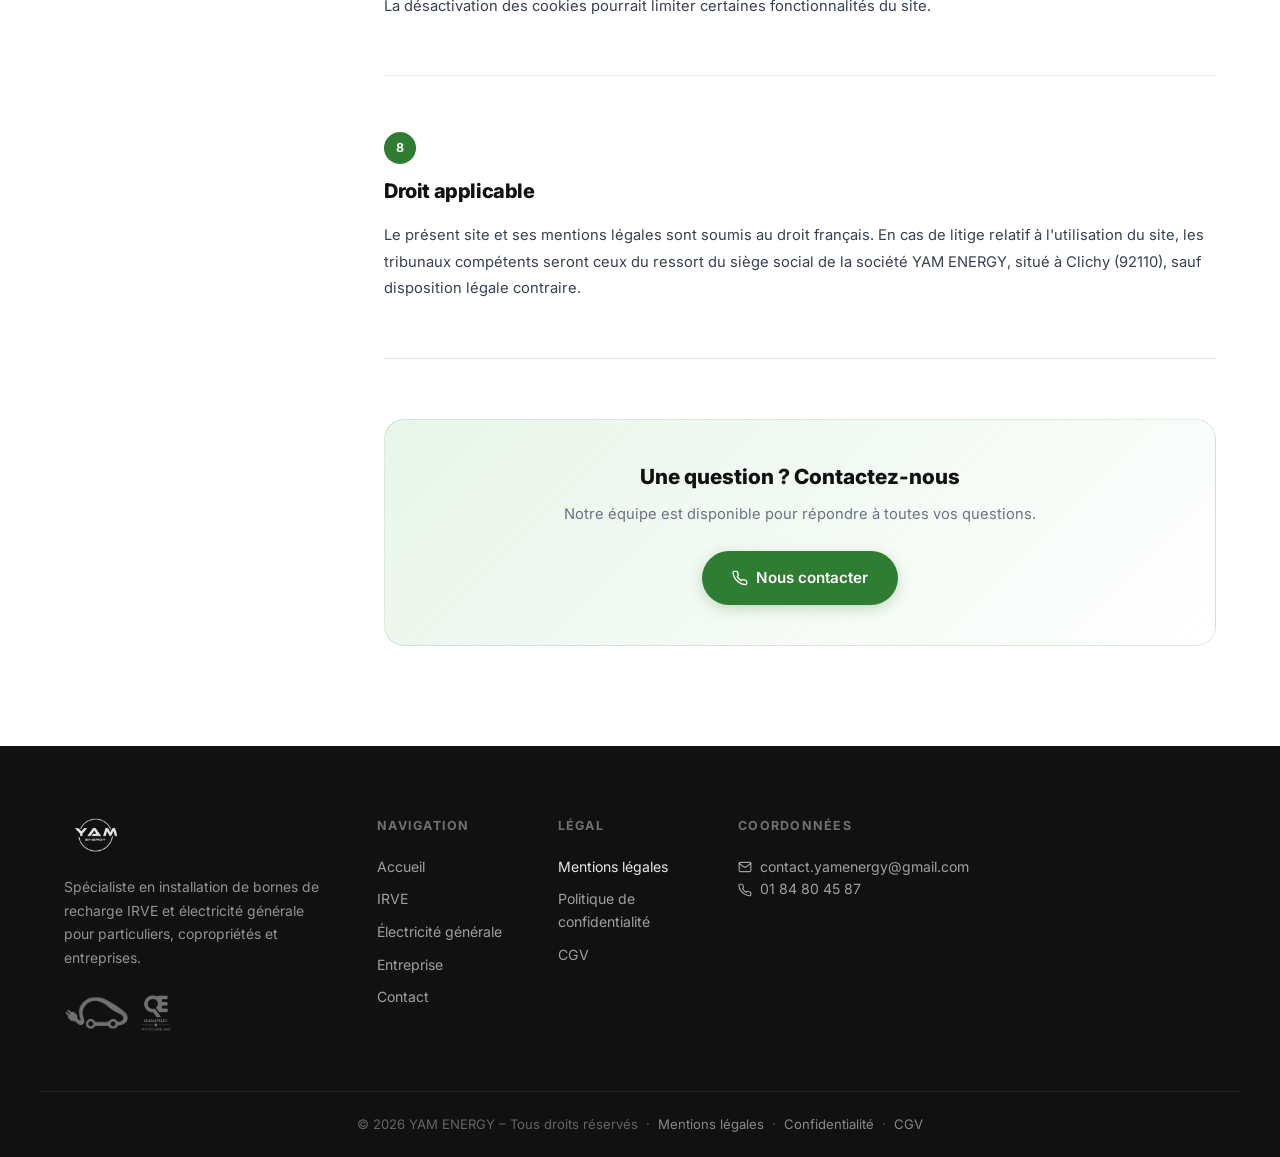
<file: mentions-legales.html>
<!DOCTYPE html>
<html lang="fr">
<head>
  <meta charset="UTF-8" />
  <meta name="viewport" content="width=device-width, initial-scale=1.0" />
  <title>Mentions Légales – YAM ENERGY</title>
  <meta name="description" content="Mentions légales de YAM ENERGY – Informations légales sur l'éditeur, l'hébergeur et les conditions d'utilisation du site." />
  <meta name="robots" content="index, follow" />
  <link rel="canonical" href="https://www.yamenergy.fr/mentions-legales.html" />
  <meta property="og:title"     content="Mentions Légales – YAM ENERGY" />
  <meta property="og:site_name" content="YAM ENERGY" />
  <meta property="og:url"       content="https://www.yamenergy.fr/mentions-legales.html" />
  <meta property="og:type"      content="website" />
  <meta property="og:locale"    content="fr_FR" />
  <link rel="icon" type="image/x-icon" href="favicon.ico" />
  <link rel="preconnect" href="https://fonts.googleapis.com" />
  <link rel="preconnect" href="https://fonts.gstatic.com" crossorigin />
  <link href="https://fonts.googleapis.com/css2?family=Inter:wght@300;400;500;600;700;800;900&display=swap" rel="stylesheet" />
  <link rel="stylesheet" href="style.css" />
  <style>
    /* ---- Page légale ---- */
    .legal-hero {
      background: linear-gradient(135deg, #1B5E20 0%, #2E7D32 60%, #43A047 100%);
      padding: 140px 0 80px;
      text-align: center;
      position: relative;
      overflow: hidden;
    }
    .legal-hero::before {
      content: '';
      position: absolute;
      top: -100px; right: -100px;
      width: 500px; height: 500px;
      background: radial-gradient(ellipse, rgba(255,255,255,0.08) 0%, transparent 70%);
      pointer-events: none;
    }
    .legal-hero-tag {
      display: inline-flex;
      align-items: center;
      gap: 6px;
      background: rgba(255,255,255,0.15);
      color: rgba(255,255,255,0.9);
      font-size: 0.78rem;
      font-weight: 600;
      letter-spacing: 0.08em;
      text-transform: uppercase;
      padding: 6px 16px;
      border-radius: 100px;
      margin-bottom: 20px;
    }
    .legal-hero h1 {
      font-size: clamp(2rem, 5vw, 3rem);
      font-weight: 900;
      color: #fff;
      letter-spacing: -0.03em;
      margin-bottom: 16px;
      line-height: 1.1;
    }
    .legal-hero p {
      font-size: 1rem;
      color: rgba(255,255,255,0.75);
      max-width: 500px;
      margin: 0 auto;
      line-height: 1.7;
    }

    /* ---- Breadcrumb ---- */
    .breadcrumb {
      padding: 20px 0;
      border-bottom: 1px solid var(--gray-border);
      background: var(--white);
    }
    .breadcrumb-inner {
      display: flex;
      align-items: center;
      gap: 8px;
      font-size: 0.82rem;
      color: var(--gray);
    }
    .breadcrumb-inner a {
      color: var(--green);
      font-weight: 500;
      transition: var(--transition);
    }
    .breadcrumb-inner a:hover { text-decoration: underline; }
    .breadcrumb-sep { color: var(--gray-border); }

    /* ---- Legal content ---- */
    .legal-content {
      padding: 80px 0 100px;
      background: var(--white);
    }
    .legal-grid {
      display: grid;
      grid-template-columns: 260px 1fr;
      gap: 60px;
      align-items: start;
    }

    /* Sidebar nav */
    .legal-nav {
      position: sticky;
      top: 100px;
      background: #F8FAF8;
      border: 1.5px solid var(--gray-border);
      border-radius: var(--radius-lg);
      padding: 28px 24px;
    }
    .legal-nav-title {
      font-size: 0.72rem;
      font-weight: 700;
      letter-spacing: 0.1em;
      text-transform: uppercase;
      color: var(--gray);
      margin-bottom: 16px;
    }
    .legal-nav a {
      display: flex;
      align-items: center;
      gap: 8px;
      font-size: 0.85rem;
      color: var(--text-light);
      padding: 9px 12px;
      border-radius: var(--radius-sm);
      transition: var(--transition);
      font-weight: 500;
      margin-bottom: 2px;
    }
    .legal-nav a:hover,
    .legal-nav a.active {
      color: var(--green);
      background: var(--green-xlight);
    }
    .legal-nav a::before {
      content: '';
      width: 6px; height: 6px;
      border-radius: 50%;
      background: var(--gray-border);
      flex-shrink: 0;
      transition: var(--transition);
    }
    .legal-nav a:hover::before,
    .legal-nav a.active::before {
      background: var(--green);
    }

    /* Articles */
    .legal-body { min-width: 0; }
    .legal-article {
      margin-bottom: 56px;
      padding-bottom: 56px;
      border-bottom: 1px solid var(--gray-border);
    }
    .legal-article:last-child {
      border-bottom: none;
      margin-bottom: 0;
      padding-bottom: 0;
    }
    .legal-article-num {
      display: inline-flex;
      align-items: center;
      justify-content: center;
      width: 32px; height: 32px;
      background: var(--green);
      color: var(--white);
      font-size: 0.78rem;
      font-weight: 700;
      border-radius: 50%;
      margin-bottom: 14px;
    }
    .legal-article h2 {
      font-size: 1.25rem;
      font-weight: 800;
      color: var(--text);
      letter-spacing: -0.02em;
      margin-bottom: 18px;
      line-height: 1.3;
    }
    .legal-article p {
      font-size: 0.92rem;
      color: var(--text-light);
      line-height: 1.8;
      margin-bottom: 12px;
    }
    .legal-article p:last-child { margin-bottom: 0; }

    /* Info box */
    .legal-info-box {
      background: var(--green-xlight);
      border: 1px solid rgba(46,125,50,0.2);
      border-radius: var(--radius-md);
      padding: 20px 24px;
      margin-top: 16px;
    }
    .legal-info-box p {
      margin-bottom: 8px;
      font-size: 0.88rem;
    }
    .legal-info-box p:last-child { margin-bottom: 0; }
    .legal-info-box strong {
      color: var(--green);
      font-weight: 700;
    }

    /* Rights list */
    .legal-rights {
      display: flex;
      flex-direction: column;
      gap: 10px;
      margin-top: 16px;
    }
    .legal-right-item {
      display: flex;
      align-items: center;
      gap: 10px;
      font-size: 0.88rem;
      color: var(--text-light);
      padding: 10px 16px;
      background: #F8FAF8;
      border-radius: var(--radius-sm);
      border: 1px solid var(--gray-border);
    }
    .legal-right-item svg { flex-shrink: 0; color: var(--green); }

    /* CTA bottom */
    .legal-cta {
      background: linear-gradient(135deg, var(--green-xlight) 0%, rgba(255,255,255,0.8) 100%);
      border: 1.5px solid rgba(46,125,50,0.15);
      border-radius: var(--radius-lg);
      padding: 40px 48px;
      text-align: center;
      margin-top: 60px;
    }
    .legal-cta h3 {
      font-size: 1.3rem;
      font-weight: 800;
      color: var(--text);
      margin-bottom: 10px;
    }
    .legal-cta p {
      font-size: 0.92rem;
      color: var(--gray);
      margin-bottom: 24px;
    }

    /* Responsive */
    @media (max-width: 900px) {
      .legal-grid { grid-template-columns: 1fr; }
      .legal-nav { position: static; }
    }
    @media (max-width: 640px) {
      .legal-hero { padding: 120px 0 60px; }
      .legal-content { padding: 48px 0 64px; }
      .legal-cta { padding: 28px 20px; }
    }
  </style>
</head>
<body>

  <!-- ========== HEADER ========== -->
  <header class="header scrolled" id="header">
    <div class="header-inner container">
      <a href="index.html" class="logo-link">
        <img src="images/yamenergynoir.png" alt="YAM ENERGY" class="logo-img" />
      </a>
      <nav class="nav-desktop" aria-label="Navigation principale">
        <a href="index.html#accueil" class="nav-link">Accueil</a>
        <a href="index.html#irve" class="nav-link">IRVE</a>
        <a href="index.html#electricite" class="nav-link">Électricité générale</a>
        <a href="index.html#entreprise" class="nav-link">Entreprise</a>
        <a href="index.html#contact" class="nav-link">Contact</a>
      </nav>
      <a href="index.html#contact" class="btn btn-primary cta-header">Demander un devis</a>
      <button class="burger" id="burger" aria-label="Ouvrir le menu" aria-expanded="false">
        <span></span><span></span><span></span>
      </button>
    </div>
  </header>

  <!-- Mobile menu overlay -->
  <div class="mobile-overlay" id="mobileOverlay"></div>
  <nav class="mobile-menu" id="mobileMenu" aria-label="Menu mobile">
    <button class="mobile-close" id="mobileClose" aria-label="Fermer le menu">
      <svg width="24" height="24" viewBox="0 0 24 24" fill="none" stroke="currentColor" stroke-width="2" stroke-linecap="round"><line x1="18" y1="6" x2="6" y2="18"/><line x1="6" y1="6" x2="18" y2="18"/></svg>
    </button>
    <a href="index.html#accueil" class="mobile-nav-link">Accueil</a>
    <a href="index.html#irve" class="mobile-nav-link">IRVE</a>
    <a href="index.html#electricite" class="mobile-nav-link">Électricité générale</a>
    <a href="index.html#entreprise" class="mobile-nav-link">Entreprise</a>
    <a href="index.html#contact" class="mobile-nav-link">Contact</a>
    <a href="index.html#contact" class="btn btn-primary mobile-cta">Demander un devis</a>
  </nav>

  <!-- ========== HERO ========== -->
  <section class="legal-hero">
    <div class="container">
      <div class="legal-hero-tag">
        <svg width="12" height="12" viewBox="0 0 24 24" fill="none" stroke="currentColor" stroke-width="2.5" stroke-linecap="round"><path d="M12 22s8-4 8-10V5l-8-3-8 3v7c0 6 8 10 8 10z"/></svg>
        Informations légales
      </div>
      <h1>Mentions Légales</h1>
      <p>Informations légales relatives à l'éditeur, l'hébergement et l'utilisation du site YAM ENERGY.</p>
    </div>
  </section>

  <!-- Breadcrumb -->
  <div class="breadcrumb">
    <div class="container breadcrumb-inner">
      <a href="index.html">Accueil</a>
      <span class="breadcrumb-sep">›</span>
      <span>Mentions légales</span>
    </div>
  </div>

  <!-- ========== CONTENU ========== -->
  <section class="legal-content">
    <div class="container">
      <div class="legal-grid">

        <!-- Sidebar -->
        <aside class="legal-nav">
          <p class="legal-nav-title">Sommaire</p>
          <a href="#editeur">Éditeur du site</a>
          <a href="#hebergeur">Hébergeur</a>
          <a href="#activite">Activité</a>
          <a href="#propriete">Propriété intellectuelle</a>
          <a href="#responsabilite">Responsabilité</a>
          <a href="#donnees">Données personnelles</a>
          <a href="#cookies">Cookies</a>
          <a href="#droit">Droit applicable</a>
        </aside>

        <!-- Corps -->
        <div class="legal-body">

          <div class="legal-article" id="editeur">
            <div class="legal-article-num">1</div>
            <h2>Éditeur du site</h2>
            <p>Le présent site est édité par :</p>
            <div class="legal-info-box">
              <p><strong>Raison sociale :</strong> YAM ENERGY</p>
              <p><strong>Forme juridique :</strong> Société par actions simplifiée (SAS)</p>
              <p><strong>Représentant légal :</strong> Abderrahmane El Mhamedi El Alaoui</p>
              <p><strong>Adresse du siège social :</strong> 6 rue des Bateliers, Bureau 3, 92110 Clichy, France</p>
              <p><strong>Téléphone :</strong> 01 84 80 45 87</p>
              <p><strong>Email :</strong> contact.yamenergy@gmail.com</p>
              <p><strong>SIRET :</strong> 984 706 317 00018</p>
              <p><strong>Numéro de TVA intracommunautaire :</strong> FR65984706317</p>
            </div>
          </div>

          <div class="legal-article" id="hebergeur">
            <div class="legal-article-num">2</div>
            <h2>Hébergeur du site</h2>
            <p>Le site est hébergé par :</p>
            <div class="legal-info-box">
              <p><strong>Nom :</strong> GitHub, Inc.</p>
              <p><strong>Adresse :</strong> 88 Colin P. Kelly Jr St, San Francisco, CA 94107, United States</p>
              <p><strong>Site web :</strong> <a href="https://github.com" target="_blank" rel="noopener" style="color:var(--green);font-weight:600;">https://github.com</a></p>
            </div>
          </div>

          <div class="legal-article" id="activite">
            <div class="legal-article-num">3</div>
            <h2>Activité</h2>
            <p>YAM ENERGY est spécialisée dans les travaux d'installation électrique, notamment l'installation de bornes de recharge pour véhicules électriques (IRVE). Certifiée IRVE et Qualifelec, la société intervient auprès des particuliers, copropriétés et entreprises sur l'ensemble du territoire français.</p>
          </div>

          <div class="legal-article" id="propriete">
            <div class="legal-article-num">4</div>
            <h2>Propriété intellectuelle</h2>
            <p>L'ensemble des contenus présents sur ce site (textes, images, logos, graphismes, icônes, etc.) est la propriété exclusive de YAM ENERGY, sauf mention contraire expresse.</p>
            <p>Toute reproduction, distribution, modification ou utilisation de ces contenus, même partielle, sans autorisation préalable et écrite de YAM ENERGY est strictement interdite et constituerait une contrefaçon sanctionnée par les articles L. 335-2 et suivants du Code de la propriété intellectuelle.</p>
          </div>

          <div class="legal-article" id="responsabilite">
            <div class="legal-article-num">5</div>
            <h2>Responsabilité</h2>
            <p>YAM ENERGY s'efforce de fournir des informations aussi précises et à jour que possible sur le site. Toutefois, elle ne saurait être tenue responsable des omissions, inexactitudes ou carences dans la mise à jour des informations, qu'elles soient de son fait ou du fait des tiers partenaires qui lui fournissent ces informations.</p>
            <p>L'utilisateur du site reconnaît utiliser ces informations sous sa responsabilité exclusive et ne peut engager la responsabilité de YAM ENERGY en cas de dommage direct ou indirect résultant de l'utilisation du site.</p>
          </div>

          <div class="legal-article" id="donnees">
            <div class="legal-article-num">6</div>
            <h2>Données personnelles</h2>
            <p>Les informations collectées via le site (formulaire de contact, etc.) sont utilisées uniquement dans le cadre de la relation commerciale avec YAM ENERGY et ne sont en aucun cas cédées ou vendues à des tiers.</p>
            <p>Conformément au Règlement Général sur la Protection des Données (RGPD – Règlement UE 2016/679), vous disposez des droits suivants :</p>
            <div class="legal-rights">
              <div class="legal-right-item">
                <svg width="16" height="16" viewBox="0 0 24 24" fill="none" stroke="currentColor" stroke-width="2.5" stroke-linecap="round"><polyline points="20 6 9 17 4 12"/></svg>
                Droit d'accès à vos données personnelles
              </div>
              <div class="legal-right-item">
                <svg width="16" height="16" viewBox="0 0 24 24" fill="none" stroke="currentColor" stroke-width="2.5" stroke-linecap="round"><polyline points="20 6 9 17 4 12"/></svg>
                Droit de rectification de vos données
              </div>
              <div class="legal-right-item">
                <svg width="16" height="16" viewBox="0 0 24 24" fill="none" stroke="currentColor" stroke-width="2.5" stroke-linecap="round"><polyline points="20 6 9 17 4 12"/></svg>
                Droit de suppression (droit à l'oubli)
              </div>
            </div>
            <p style="margin-top:16px;">Pour exercer ces droits, vous pouvez contacter : <a href="mailto:contact.yamenergy@gmail.com" style="color:var(--green);font-weight:600;">contact.yamenergy@gmail.com</a></p>
            <p>Pour plus d'informations, consultez notre <a href="politique-confidentialite.html" style="color:var(--green);font-weight:600;">Politique de confidentialité</a>.</p>
          </div>

          <div class="legal-article" id="cookies">
            <div class="legal-article-num">7</div>
            <h2>Cookies</h2>
            <p>Le site peut utiliser des cookies afin d'améliorer l'expérience utilisateur et d'analyser la navigation. Ces cookies ne collectent aucune donnée personnelle identifiable.</p>
            <p>L'utilisateur peut à tout moment refuser ou configurer l'utilisation des cookies via les paramètres de son navigateur. La désactivation des cookies pourrait limiter certaines fonctionnalités du site.</p>
          </div>

          <div class="legal-article" id="droit">
            <div class="legal-article-num">8</div>
            <h2>Droit applicable</h2>
            <p>Le présent site et ses mentions légales sont soumis au droit français. En cas de litige relatif à l'utilisation du site, les tribunaux compétents seront ceux du ressort du siège social de la société YAM ENERGY, situé à Clichy (92110), sauf disposition légale contraire.</p>
          </div>

          <!-- CTA -->
          <div class="legal-cta">
            <h3>Une question ? Contactez-nous</h3>
            <p>Notre équipe est disponible pour répondre à toutes vos questions.</p>
            <a href="index.html#contact" class="btn btn-primary btn-lg">
              <svg width="16" height="16" viewBox="0 0 24 24" fill="none" stroke="currentColor" stroke-width="2" stroke-linecap="round" stroke-linejoin="round"><path d="M22 16.92v3a2 2 0 0 1-2.18 2 19.79 19.79 0 0 1-8.63-3.07A19.5 19.5 0 0 1 4.69 13 19.79 19.79 0 0 1 1.59 4.4 2 2 0 0 1 3.56 2.18h3a2 2 0 0 1 2 1.72 12.84 12.84 0 0 0 .7 2.81 2 2 0 0 1-.45 2.11L7.91 9.91a16 16 0 0 0 6 6l.9-.9a2 2 0 0 1 2.11-.45 12.84 12.84 0 0 0 2.81.7A2 2 0 0 1 21.73 17z"/></svg>
              Nous contacter
            </a>
          </div>

        </div>
      </div>
    </div>
  </section>

  <!-- ========== FOOTER ========== -->
  <footer class="footer">
    <div class="container footer-grid">
      <div class="footer-brand">
        <img src="images/yamenergyblanc.png" alt="YAM ENERGY" class="footer-logo" />
        <p class="footer-desc">Spécialiste en installation de bornes de recharge IRVE et électricité générale pour particuliers, copropriétés et entreprises.</p>
        <div class="footer-certifs">
          <img src="images/irve.png" alt="IRVE" class="footer-certif-img" />
          <img src="images/qualifelec.png" alt="Qualifelec" class="footer-certif-img" />
        </div>
      </div>
      <div class="footer-col">
        <h4 class="footer-heading">Navigation</h4>
        <nav>
          <a href="index.html#accueil" class="footer-link">Accueil</a>
          <a href="index.html#irve" class="footer-link">IRVE</a>
          <a href="index.html#electricite" class="footer-link">Électricité générale</a>
          <a href="index.html#entreprise" class="footer-link">Entreprise</a>
          <a href="index.html#contact" class="footer-link">Contact</a>
        </nav>
      </div>
      <div class="footer-col">
        <h4 class="footer-heading">Légal</h4>
        <nav>
          <a href="mentions-legales.html" class="footer-link" style="color:rgba(255,255,255,0.9);">Mentions légales</a>
          <a href="politique-confidentialite.html" class="footer-link">Politique de confidentialité</a>
          <a href="cgv.html" class="footer-link">CGV</a>
        </nav>
      </div>
      <div class="footer-col">
        <h4 class="footer-heading">Coordonnées</h4>
        <a href="mailto:contact.yamenergy@gmail.com" class="footer-link footer-contact-link">
          <svg width="14" height="14" viewBox="0 0 24 24" fill="none" stroke="currentColor" stroke-width="2" stroke-linecap="round" stroke-linejoin="round"><path d="M4 4h16c1.1 0 2 .9 2 2v12c0 1.1-.9 2-2 2H4c-1.1 0-2-.9-2-2V6c0-1.1.9-2 2-2z"/><polyline points="22,6 12,13 2,6"/></svg>
          contact.yamenergy@gmail.com
        </a>
        <a href="tel:0184804587" class="footer-link footer-contact-link">
          <svg width="14" height="14" viewBox="0 0 24 24" fill="none" stroke="currentColor" stroke-width="2" stroke-linecap="round" stroke-linejoin="round"><path d="M22 16.92v3a2 2 0 0 1-2.18 2 19.79 19.79 0 0 1-8.63-3.07A19.5 19.5 0 0 1 4.69 13 19.79 19.79 0 0 1 1.59 4.4 2 2 0 0 1 3.56 2.18h3a2 2 0 0 1 2 1.72 12.84 12.84 0 0 0 .7 2.81 2 2 0 0 1-.45 2.11L7.91 9.91a16 16 0 0 0 6 6l.9-.9a2 2 0 0 1 2.11-.45 12.84 12.84 0 0 0 2.81.7A2 2 0 0 1 21.73 17z"/></svg>
          01 84 80 45 87
        </a>
      </div>
    </div>
    <div class="footer-bottom">
      <p>© 2026 YAM ENERGY – Tous droits réservés &nbsp;·&nbsp; <a href="mentions-legales.html" style="color:rgba(255,255,255,0.5);">Mentions légales</a> &nbsp;·&nbsp; <a href="politique-confidentialite.html" style="color:rgba(255,255,255,0.5);">Confidentialité</a> &nbsp;·&nbsp; <a href="cgv.html" style="color:rgba(255,255,255,0.5);">CGV</a></p>
    </div>
  </footer>

  <script>
    // Header scroll
    const header = document.getElementById('header');
    window.addEventListener('scroll', () => {
      header.classList.toggle('scrolled', window.scrollY > 10);
    }, { passive: true });

    // Burger
    const burger = document.getElementById('burger');
    const mobileMenu = document.getElementById('mobileMenu');
    const mobileOverlay = document.getElementById('mobileOverlay');
    const mobileClose = document.getElementById('mobileClose');

    const openMenu = () => { burger.classList.add('open'); mobileMenu.classList.add('open'); mobileOverlay.classList.add('active'); document.body.style.overflow = 'hidden'; };
    const closeMenu = () => { burger.classList.remove('open'); mobileMenu.classList.remove('open'); mobileOverlay.classList.remove('active'); document.body.style.overflow = ''; };

    burger.addEventListener('click', openMenu);
    mobileClose.addEventListener('click', closeMenu);
    mobileOverlay.addEventListener('click', closeMenu);
    document.addEventListener('keydown', (e) => { if (e.key === 'Escape') closeMenu(); });

    // Active nav on scroll (sidebar)
    const articles = document.querySelectorAll('.legal-article');
    const navLinks = document.querySelectorAll('.legal-nav a');
    window.addEventListener('scroll', () => {
      let current = '';
      articles.forEach(a => {
        if (window.scrollY >= a.offsetTop - 140) current = a.id;
      });
      navLinks.forEach(l => {
        l.classList.toggle('active', l.getAttribute('href') === '#' + current);
      });
    }, { passive: true });
  </script>
</body>
</html>
</file>
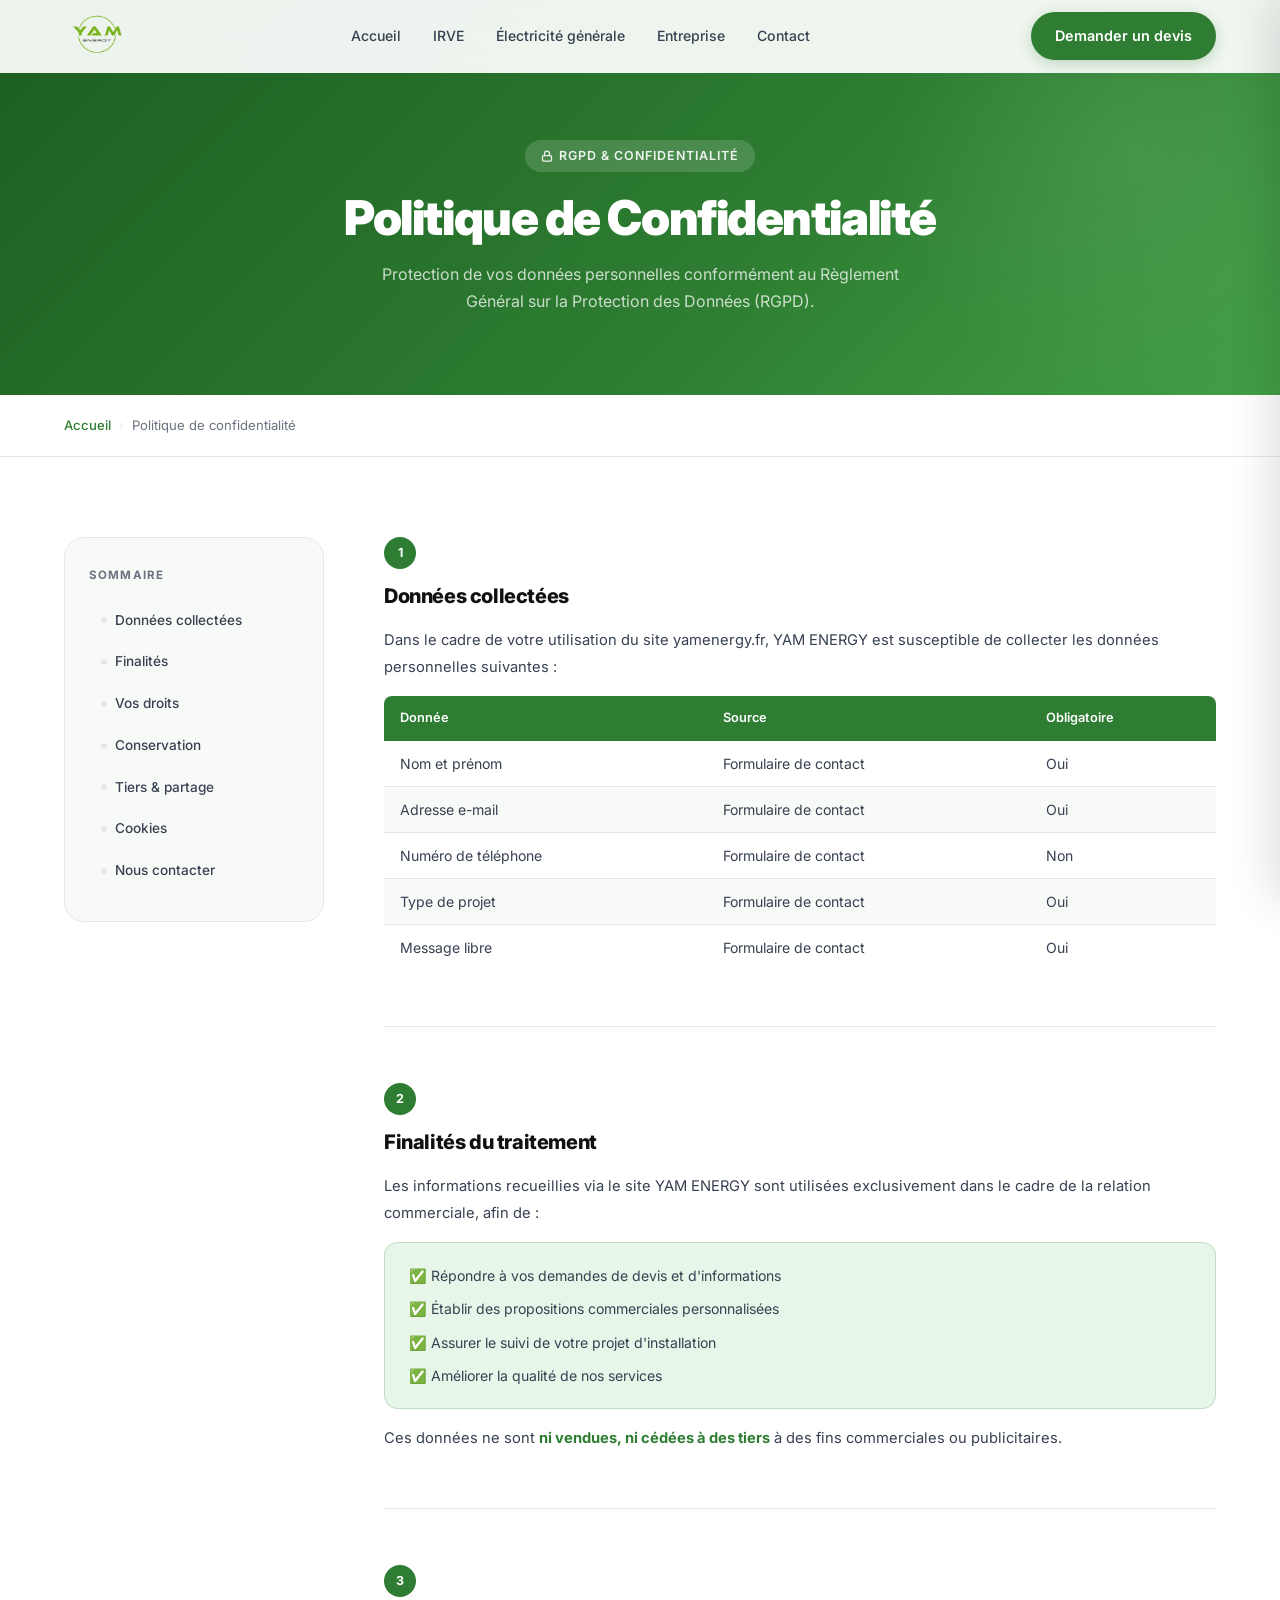
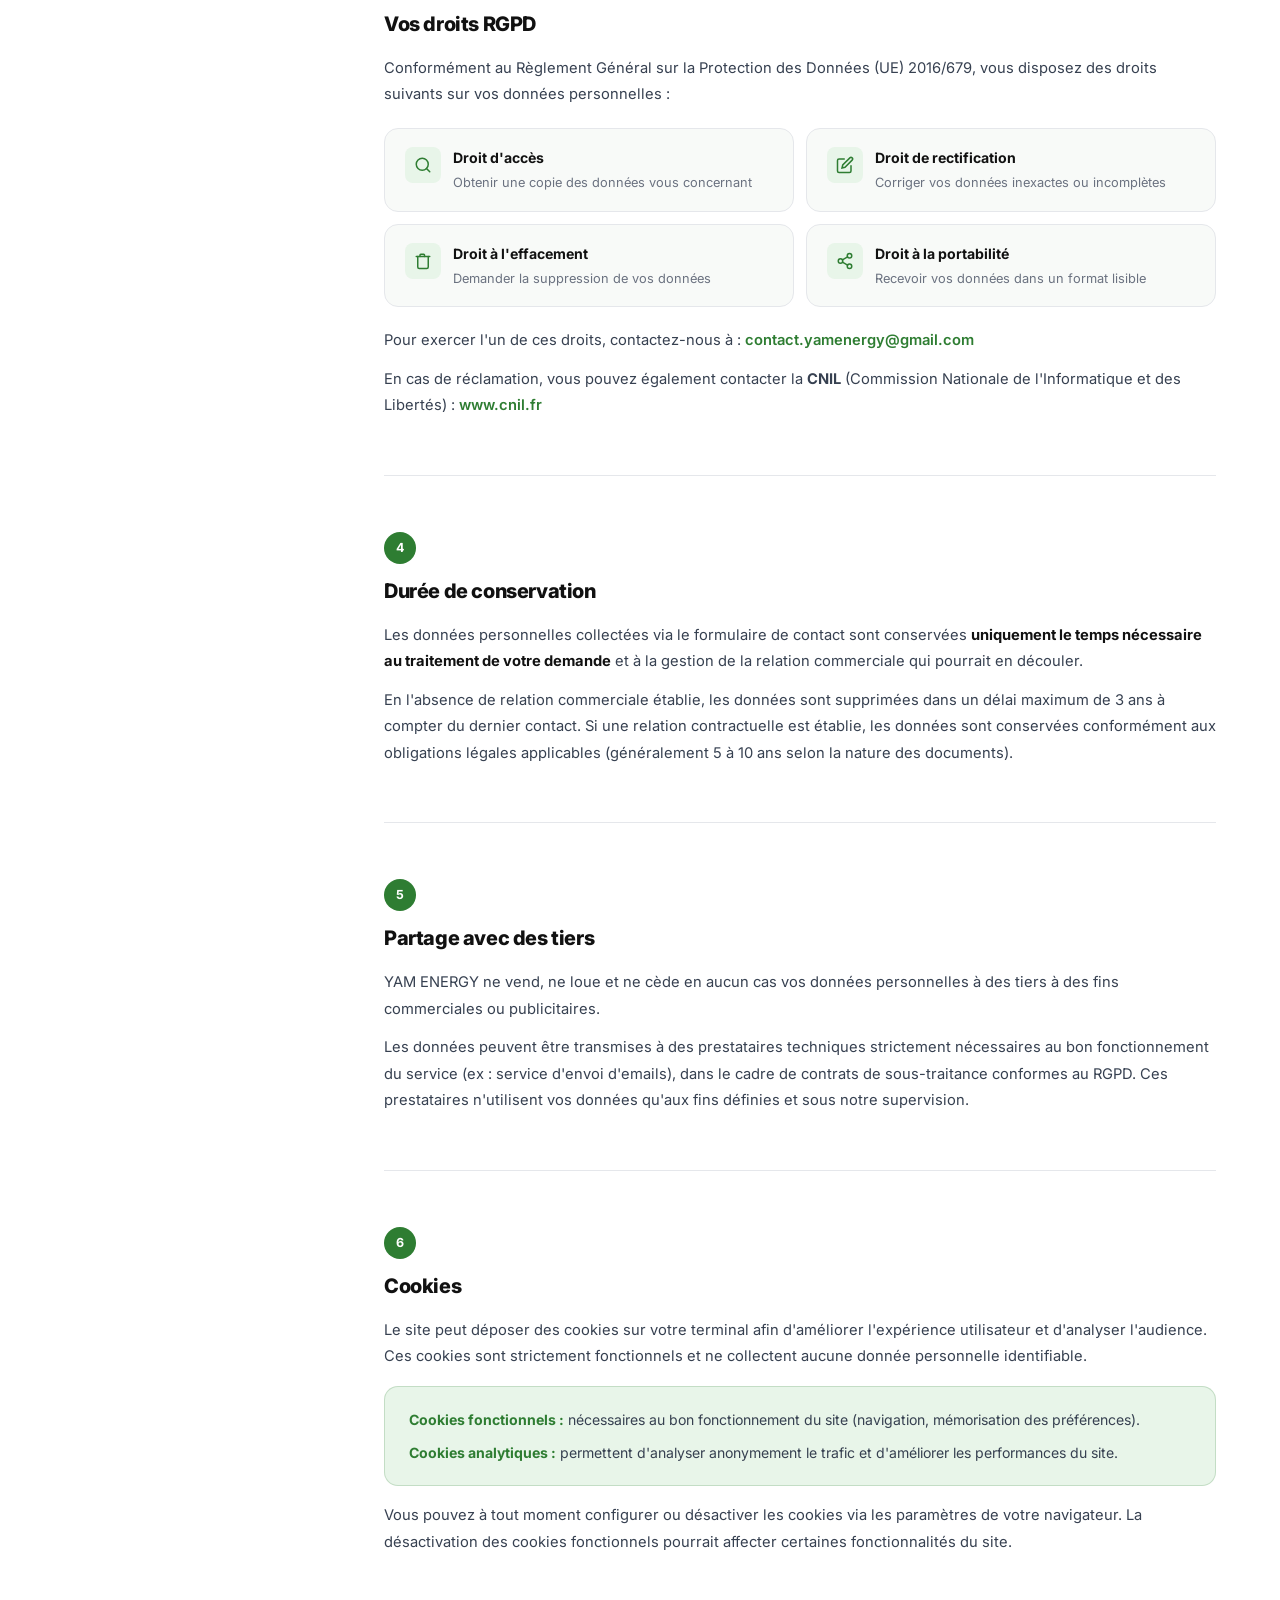
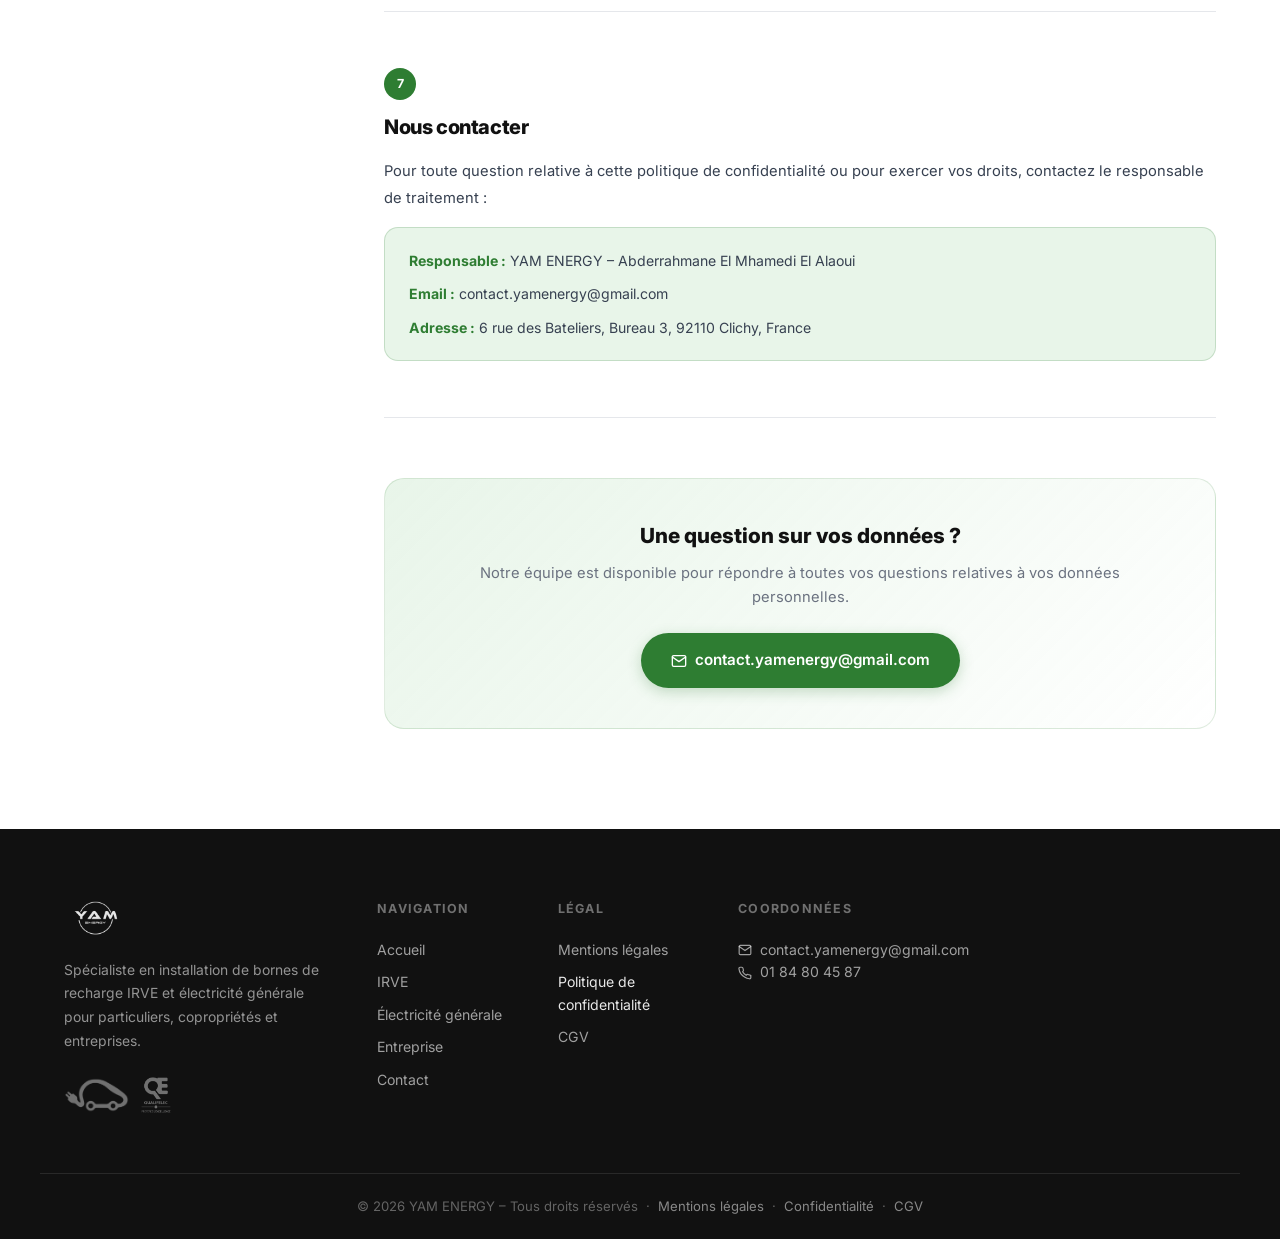
<file: politique-confidentialite.html>
<!DOCTYPE html>
<html lang="fr">
<head>
  <meta charset="UTF-8" />
  <meta name="viewport" content="width=device-width, initial-scale=1.0" />
  <title>Politique de Confidentialité – YAM ENERGY</title>
  <meta name="description" content="Politique de confidentialité et protection des données personnelles (RGPD) de YAM ENERGY." />
  <meta name="robots" content="index, follow" />
  <link rel="canonical" href="https://www.yamenergy.fr/politique-confidentialite.html" />
  <meta property="og:title"     content="Politique de Confidentialité – YAM ENERGY" />
  <meta property="og:site_name" content="YAM ENERGY" />
  <meta property="og:url"       content="https://www.yamenergy.fr/politique-confidentialite.html" />
  <meta property="og:type"      content="website" />
  <meta property="og:locale"    content="fr_FR" />
  <link rel="icon" type="image/x-icon" href="favicon.ico" />
  <link rel="preconnect" href="https://fonts.googleapis.com" />
  <link rel="preconnect" href="https://fonts.gstatic.com" crossorigin />
  <link href="https://fonts.googleapis.com/css2?family=Inter:wght@300;400;500;600;700;800;900&display=swap" rel="stylesheet" />
  <link rel="stylesheet" href="style.css" />
  <style>
    .legal-hero {
      background: linear-gradient(135deg, #1B5E20 0%, #2E7D32 60%, #43A047 100%);
      padding: 140px 0 80px;
      text-align: center;
      position: relative;
      overflow: hidden;
    }
    .legal-hero::before {
      content: '';
      position: absolute;
      top: -100px; right: -100px;
      width: 500px; height: 500px;
      background: radial-gradient(ellipse, rgba(255,255,255,0.08) 0%, transparent 70%);
      pointer-events: none;
    }
    .legal-hero-tag {
      display: inline-flex;
      align-items: center;
      gap: 6px;
      background: rgba(255,255,255,0.15);
      color: rgba(255,255,255,0.9);
      font-size: 0.78rem;
      font-weight: 600;
      letter-spacing: 0.08em;
      text-transform: uppercase;
      padding: 6px 16px;
      border-radius: 100px;
      margin-bottom: 20px;
    }
    .legal-hero h1 {
      font-size: clamp(2rem, 5vw, 3rem);
      font-weight: 900;
      color: #fff;
      letter-spacing: -0.03em;
      margin-bottom: 16px;
      line-height: 1.1;
    }
    .legal-hero p {
      font-size: 1rem;
      color: rgba(255,255,255,0.75);
      max-width: 520px;
      margin: 0 auto;
      line-height: 1.7;
    }
    .breadcrumb {
      padding: 20px 0;
      border-bottom: 1px solid var(--gray-border);
      background: var(--white);
    }
    .breadcrumb-inner {
      display: flex;
      align-items: center;
      gap: 8px;
      font-size: 0.82rem;
      color: var(--gray);
    }
    .breadcrumb-inner a { color: var(--green); font-weight: 500; transition: var(--transition); }
    .breadcrumb-inner a:hover { text-decoration: underline; }
    .breadcrumb-sep { color: var(--gray-border); }

    .legal-content { padding: 80px 0 100px; background: var(--white); }
    .legal-grid {
      display: grid;
      grid-template-columns: 260px 1fr;
      gap: 60px;
      align-items: start;
    }
    .legal-nav {
      position: sticky;
      top: 100px;
      background: #F8FAF8;
      border: 1.5px solid var(--gray-border);
      border-radius: var(--radius-lg);
      padding: 28px 24px;
    }
    .legal-nav-title {
      font-size: 0.72rem;
      font-weight: 700;
      letter-spacing: 0.1em;
      text-transform: uppercase;
      color: var(--gray);
      margin-bottom: 16px;
    }
    .legal-nav a {
      display: flex;
      align-items: center;
      gap: 8px;
      font-size: 0.85rem;
      color: var(--text-light);
      padding: 9px 12px;
      border-radius: var(--radius-sm);
      transition: var(--transition);
      font-weight: 500;
      margin-bottom: 2px;
    }
    .legal-nav a:hover, .legal-nav a.active { color: var(--green); background: var(--green-xlight); }
    .legal-nav a::before {
      content: '';
      width: 6px; height: 6px;
      border-radius: 50%;
      background: var(--gray-border);
      flex-shrink: 0;
      transition: var(--transition);
    }
    .legal-nav a:hover::before, .legal-nav a.active::before { background: var(--green); }

    .legal-body { min-width: 0; }
    .legal-article {
      margin-bottom: 56px;
      padding-bottom: 56px;
      border-bottom: 1px solid var(--gray-border);
    }
    .legal-article:last-child { border-bottom: none; margin-bottom: 0; padding-bottom: 0; }
    .legal-article-num {
      display: inline-flex;
      align-items: center;
      justify-content: center;
      width: 32px; height: 32px;
      background: var(--green);
      color: var(--white);
      font-size: 0.78rem;
      font-weight: 700;
      border-radius: 50%;
      margin-bottom: 14px;
    }
    .legal-article h2 {
      font-size: 1.25rem;
      font-weight: 800;
      color: var(--text);
      letter-spacing: -0.02em;
      margin-bottom: 18px;
      line-height: 1.3;
    }
    .legal-article p {
      font-size: 0.92rem;
      color: var(--text-light);
      line-height: 1.8;
      margin-bottom: 12px;
    }
    .legal-article p:last-child { margin-bottom: 0; }
    .legal-info-box {
      background: var(--green-xlight);
      border: 1px solid rgba(46,125,50,0.2);
      border-radius: var(--radius-md);
      padding: 20px 24px;
      margin-top: 16px;
    }
    .legal-info-box p { margin-bottom: 8px; font-size: 0.88rem; }
    .legal-info-box p:last-child { margin-bottom: 0; }
    .legal-info-box strong { color: var(--green); font-weight: 700; }

    /* RGPD rights grid */
    .rights-grid {
      display: grid;
      grid-template-columns: 1fr 1fr;
      gap: 12px;
      margin-top: 20px;
    }
    .right-card {
      background: #F8FAF8;
      border: 1.5px solid var(--gray-border);
      border-radius: var(--radius-md);
      padding: 18px 20px;
      display: flex;
      align-items: flex-start;
      gap: 12px;
      transition: var(--transition);
    }
    .right-card:hover { border-color: var(--green-light); background: var(--green-xlight); }
    .right-card-icon {
      width: 36px; height: 36px;
      border-radius: var(--radius-sm);
      background: var(--green-xlight);
      display: flex; align-items: center; justify-content: center;
      flex-shrink: 0;
      color: var(--green);
    }
    .right-card:hover .right-card-icon { background: var(--white); }
    .right-card h4 { font-size: 0.88rem; font-weight: 700; color: var(--text); margin-bottom: 4px; }
    .right-card p { font-size: 0.8rem; color: var(--gray); line-height: 1.5; margin: 0; }

    /* Data table */
    .data-table {
      width: 100%;
      border-collapse: collapse;
      margin-top: 16px;
      font-size: 0.88rem;
    }
    .data-table th {
      background: var(--green);
      color: var(--white);
      padding: 12px 16px;
      text-align: left;
      font-weight: 600;
      font-size: 0.8rem;
    }
    .data-table th:first-child { border-radius: var(--radius-sm) 0 0 0; }
    .data-table th:last-child  { border-radius: 0 var(--radius-sm) 0 0; }
    .data-table td {
      padding: 12px 16px;
      border-bottom: 1px solid var(--gray-border);
      color: var(--text-light);
      line-height: 1.5;
    }
    .data-table tr:last-child td { border-bottom: none; }
    .data-table tr:nth-child(even) td { background: #F8FAF8; }

    .legal-cta {
      background: linear-gradient(135deg, var(--green-xlight) 0%, rgba(255,255,255,0.8) 100%);
      border: 1.5px solid rgba(46,125,50,0.15);
      border-radius: var(--radius-lg);
      padding: 40px 48px;
      text-align: center;
      margin-top: 60px;
    }
    .legal-cta h3 { font-size: 1.3rem; font-weight: 800; color: var(--text); margin-bottom: 10px; }
    .legal-cta p { font-size: 0.92rem; color: var(--gray); margin-bottom: 24px; }

    @media (max-width: 900px) {
      .legal-grid { grid-template-columns: 1fr; }
      .legal-nav { position: static; }
      .rights-grid { grid-template-columns: 1fr; }
    }
    @media (max-width: 640px) {
      .legal-hero { padding: 120px 0 60px; }
      .legal-content { padding: 48px 0 64px; }
      .legal-cta { padding: 28px 20px; }
    }
  </style>
</head>
<body>

  <!-- ========== HEADER ========== -->
  <header class="header scrolled" id="header">
    <div class="header-inner container">
      <a href="index.html" class="logo-link">
        <img src="images/yamenergynoir.png" alt="YAM ENERGY" class="logo-img" />
      </a>
      <nav class="nav-desktop" aria-label="Navigation principale">
        <a href="index.html#accueil" class="nav-link">Accueil</a>
        <a href="index.html#irve" class="nav-link">IRVE</a>
        <a href="index.html#electricite" class="nav-link">Électricité générale</a>
        <a href="index.html#entreprise" class="nav-link">Entreprise</a>
        <a href="index.html#contact" class="nav-link">Contact</a>
      </nav>
      <a href="index.html#contact" class="btn btn-primary cta-header">Demander un devis</a>
      <button class="burger" id="burger" aria-label="Ouvrir le menu" aria-expanded="false">
        <span></span><span></span><span></span>
      </button>
    </div>
  </header>

  <div class="mobile-overlay" id="mobileOverlay"></div>
  <nav class="mobile-menu" id="mobileMenu" aria-label="Menu mobile">
    <button class="mobile-close" id="mobileClose" aria-label="Fermer le menu">
      <svg width="24" height="24" viewBox="0 0 24 24" fill="none" stroke="currentColor" stroke-width="2" stroke-linecap="round"><line x1="18" y1="6" x2="6" y2="18"/><line x1="6" y1="6" x2="18" y2="18"/></svg>
    </button>
    <a href="index.html#accueil" class="mobile-nav-link">Accueil</a>
    <a href="index.html#irve" class="mobile-nav-link">IRVE</a>
    <a href="index.html#electricite" class="mobile-nav-link">Électricité générale</a>
    <a href="index.html#entreprise" class="mobile-nav-link">Entreprise</a>
    <a href="index.html#contact" class="mobile-nav-link">Contact</a>
    <a href="index.html#contact" class="btn btn-primary mobile-cta">Demander un devis</a>
  </nav>

  <!-- ========== HERO ========== -->
  <section class="legal-hero">
    <div class="container">
      <div class="legal-hero-tag">
        <svg width="12" height="12" viewBox="0 0 24 24" fill="none" stroke="currentColor" stroke-width="2.5" stroke-linecap="round"><rect x="3" y="11" width="18" height="11" rx="2"/><path d="M7 11V7a5 5 0 0 1 10 0v4"/></svg>
        RGPD & Confidentialité
      </div>
      <h1>Politique de Confidentialité</h1>
      <p>Protection de vos données personnelles conformément au Règlement Général sur la Protection des Données (RGPD).</p>
    </div>
  </section>

  <div class="breadcrumb">
    <div class="container breadcrumb-inner">
      <a href="index.html">Accueil</a>
      <span class="breadcrumb-sep">›</span>
      <span>Politique de confidentialité</span>
    </div>
  </div>

  <!-- ========== CONTENU ========== -->
  <section class="legal-content">
    <div class="container">
      <div class="legal-grid">

        <!-- Sidebar -->
        <aside class="legal-nav">
          <p class="legal-nav-title">Sommaire</p>
          <a href="#collecte">Données collectées</a>
          <a href="#finalites">Finalités</a>
          <a href="#droits">Vos droits</a>
          <a href="#conservation">Conservation</a>
          <a href="#tiers">Tiers & partage</a>
          <a href="#cookies">Cookies</a>
          <a href="#contact-rgpd">Nous contacter</a>
        </aside>

        <!-- Corps -->
        <div class="legal-body">

          <div class="legal-article" id="collecte">
            <div class="legal-article-num">1</div>
            <h2>Données collectées</h2>
            <p>Dans le cadre de votre utilisation du site yamenergy.fr, YAM ENERGY est susceptible de collecter les données personnelles suivantes :</p>
            <table class="data-table">
              <thead>
                <tr>
                  <th>Donnée</th>
                  <th>Source</th>
                  <th>Obligatoire</th>
                </tr>
              </thead>
              <tbody>
                <tr>
                  <td>Nom et prénom</td>
                  <td>Formulaire de contact</td>
                  <td>Oui</td>
                </tr>
                <tr>
                  <td>Adresse e-mail</td>
                  <td>Formulaire de contact</td>
                  <td>Oui</td>
                </tr>
                <tr>
                  <td>Numéro de téléphone</td>
                  <td>Formulaire de contact</td>
                  <td>Non</td>
                </tr>
                <tr>
                  <td>Type de projet</td>
                  <td>Formulaire de contact</td>
                  <td>Oui</td>
                </tr>
                <tr>
                  <td>Message libre</td>
                  <td>Formulaire de contact</td>
                  <td>Oui</td>
                </tr>
              </tbody>
            </table>
          </div>

          <div class="legal-article" id="finalites">
            <div class="legal-article-num">2</div>
            <h2>Finalités du traitement</h2>
            <p>Les informations recueillies via le site YAM ENERGY sont utilisées exclusivement dans le cadre de la relation commerciale, afin de :</p>
            <div class="legal-info-box">
              <p>✅ Répondre à vos demandes de devis et d'informations</p>
              <p>✅ Établir des propositions commerciales personnalisées</p>
              <p>✅ Assurer le suivi de votre projet d'installation</p>
              <p>✅ Améliorer la qualité de nos services</p>
            </div>
            <p style="margin-top:16px;">Ces données ne sont <strong style="color:var(--green)">ni vendues, ni cédées à des tiers</strong> à des fins commerciales ou publicitaires.</p>
          </div>

          <div class="legal-article" id="droits">
            <div class="legal-article-num">3</div>
            <h2>Vos droits RGPD</h2>
            <p>Conformément au Règlement Général sur la Protection des Données (UE) 2016/679, vous disposez des droits suivants sur vos données personnelles :</p>
            <div class="rights-grid">
              <div class="right-card">
                <div class="right-card-icon">
                  <svg width="18" height="18" viewBox="0 0 24 24" fill="none" stroke="currentColor" stroke-width="2" stroke-linecap="round"><circle cx="11" cy="11" r="8"/><line x1="21" y1="21" x2="16.65" y2="16.65"/></svg>
                </div>
                <div>
                  <h4>Droit d'accès</h4>
                  <p>Obtenir une copie des données vous concernant</p>
                </div>
              </div>
              <div class="right-card">
                <div class="right-card-icon">
                  <svg width="18" height="18" viewBox="0 0 24 24" fill="none" stroke="currentColor" stroke-width="2" stroke-linecap="round"><path d="M11 4H4a2 2 0 0 0-2 2v14a2 2 0 0 0 2 2h14a2 2 0 0 0 2-2v-7"/><path d="M18.5 2.5a2.121 2.121 0 0 1 3 3L12 15l-4 1 1-4 9.5-9.5z"/></svg>
                </div>
                <div>
                  <h4>Droit de rectification</h4>
                  <p>Corriger vos données inexactes ou incomplètes</p>
                </div>
              </div>
              <div class="right-card">
                <div class="right-card-icon">
                  <svg width="18" height="18" viewBox="0 0 24 24" fill="none" stroke="currentColor" stroke-width="2" stroke-linecap="round"><polyline points="3 6 5 6 21 6"/><path d="M19 6v14a2 2 0 0 1-2 2H7a2 2 0 0 1-2-2V6m3 0V4a1 1 0 0 1 1-1h4a1 1 0 0 1 1 1v2"/></svg>
                </div>
                <div>
                  <h4>Droit à l'effacement</h4>
                  <p>Demander la suppression de vos données</p>
                </div>
              </div>
              <div class="right-card">
                <div class="right-card-icon">
                  <svg width="18" height="18" viewBox="0 0 24 24" fill="none" stroke="currentColor" stroke-width="2" stroke-linecap="round"><circle cx="18" cy="5" r="3"/><circle cx="6" cy="12" r="3"/><circle cx="18" cy="19" r="3"/><line x1="8.59" y1="13.51" x2="15.42" y2="17.49"/><line x1="15.41" y1="6.51" x2="8.59" y2="10.49"/></svg>
                </div>
                <div>
                  <h4>Droit à la portabilité</h4>
                  <p>Recevoir vos données dans un format lisible</p>
                </div>
              </div>
            </div>
            <p style="margin-top:20px;">Pour exercer l'un de ces droits, contactez-nous à : <a href="mailto:contact.yamenergy@gmail.com" style="color:var(--green);font-weight:600;">contact.yamenergy@gmail.com</a></p>
            <p>En cas de réclamation, vous pouvez également contacter la <strong>CNIL</strong> (Commission Nationale de l'Informatique et des Libertés) : <a href="https://www.cnil.fr" target="_blank" rel="noopener" style="color:var(--green);font-weight:600;">www.cnil.fr</a></p>
          </div>

          <div class="legal-article" id="conservation">
            <div class="legal-article-num">4</div>
            <h2>Durée de conservation</h2>
            <p>Les données personnelles collectées via le formulaire de contact sont conservées <strong style="color:var(--text)">uniquement le temps nécessaire au traitement de votre demande</strong> et à la gestion de la relation commerciale qui pourrait en découler.</p>
            <p>En l'absence de relation commerciale établie, les données sont supprimées dans un délai maximum de 3 ans à compter du dernier contact. Si une relation contractuelle est établie, les données sont conservées conformément aux obligations légales applicables (généralement 5 à 10 ans selon la nature des documents).</p>
          </div>

          <div class="legal-article" id="tiers">
            <div class="legal-article-num">5</div>
            <h2>Partage avec des tiers</h2>
            <p>YAM ENERGY ne vend, ne loue et ne cède en aucun cas vos données personnelles à des tiers à des fins commerciales ou publicitaires.</p>
            <p>Les données peuvent être transmises à des prestataires techniques strictement nécessaires au bon fonctionnement du service (ex : service d'envoi d'emails), dans le cadre de contrats de sous-traitance conformes au RGPD. Ces prestataires n'utilisent vos données qu'aux fins définies et sous notre supervision.</p>
          </div>

          <div class="legal-article" id="cookies">
            <div class="legal-article-num">6</div>
            <h2>Cookies</h2>
            <p>Le site peut déposer des cookies sur votre terminal afin d'améliorer l'expérience utilisateur et d'analyser l'audience. Ces cookies sont strictement fonctionnels et ne collectent aucune donnée personnelle identifiable.</p>
            <div class="legal-info-box">
              <p><strong>Cookies fonctionnels :</strong> nécessaires au bon fonctionnement du site (navigation, mémorisation des préférences).</p>
              <p><strong>Cookies analytiques :</strong> permettent d'analyser anonymement le trafic et d'améliorer les performances du site.</p>
            </div>
            <p style="margin-top:16px;">Vous pouvez à tout moment configurer ou désactiver les cookies via les paramètres de votre navigateur. La désactivation des cookies fonctionnels pourrait affecter certaines fonctionnalités du site.</p>
          </div>

          <div class="legal-article" id="contact-rgpd">
            <div class="legal-article-num">7</div>
            <h2>Nous contacter</h2>
            <p>Pour toute question relative à cette politique de confidentialité ou pour exercer vos droits, contactez le responsable de traitement :</p>
            <div class="legal-info-box">
              <p><strong>Responsable :</strong> YAM ENERGY – Abderrahmane El Mhamedi El Alaoui</p>
              <p><strong>Email :</strong> contact.yamenergy@gmail.com</p>
              <p><strong>Adresse :</strong> 6 rue des Bateliers, Bureau 3, 92110 Clichy, France</p>
            </div>
          </div>

          <!-- CTA -->
          <div class="legal-cta">
            <h3>Une question sur vos données ?</h3>
            <p>Notre équipe est disponible pour répondre à toutes vos questions relatives à vos données personnelles.</p>
            <a href="mailto:contact.yamenergy@gmail.com" class="btn btn-primary btn-lg">
              <svg width="16" height="16" viewBox="0 0 24 24" fill="none" stroke="currentColor" stroke-width="2" stroke-linecap="round" stroke-linejoin="round"><path d="M4 4h16c1.1 0 2 .9 2 2v12c0 1.1-.9 2-2 2H4c-1.1 0-2-.9-2-2V6c0-1.1.9-2 2-2z"/><polyline points="22,6 12,13 2,6"/></svg>
              contact.yamenergy@gmail.com
            </a>
          </div>

        </div>
      </div>
    </div>
  </section>

  <!-- ========== FOOTER ========== -->
  <footer class="footer">
    <div class="container footer-grid">
      <div class="footer-brand">
        <img src="images/yamenergyblanc.png" alt="YAM ENERGY" class="footer-logo" />
        <p class="footer-desc">Spécialiste en installation de bornes de recharge IRVE et électricité générale pour particuliers, copropriétés et entreprises.</p>
        <div class="footer-certifs">
          <img src="images/irve.png" alt="IRVE" class="footer-certif-img" />
          <img src="images/qualifelec.png" alt="Qualifelec" class="footer-certif-img" />
        </div>
      </div>
      <div class="footer-col">
        <h4 class="footer-heading">Navigation</h4>
        <nav>
          <a href="index.html#accueil" class="footer-link">Accueil</a>
          <a href="index.html#irve" class="footer-link">IRVE</a>
          <a href="index.html#electricite" class="footer-link">Électricité générale</a>
          <a href="index.html#entreprise" class="footer-link">Entreprise</a>
          <a href="index.html#contact" class="footer-link">Contact</a>
        </nav>
      </div>
      <div class="footer-col">
        <h4 class="footer-heading">Légal</h4>
        <nav>
          <a href="mentions-legales.html" class="footer-link">Mentions légales</a>
          <a href="politique-confidentialite.html" class="footer-link" style="color:rgba(255,255,255,0.9);">Politique de confidentialité</a>
          <a href="cgv.html" class="footer-link">CGV</a>
        </nav>
      </div>
      <div class="footer-col">
        <h4 class="footer-heading">Coordonnées</h4>
        <a href="mailto:contact.yamenergy@gmail.com" class="footer-link footer-contact-link">
          <svg width="14" height="14" viewBox="0 0 24 24" fill="none" stroke="currentColor" stroke-width="2" stroke-linecap="round"><path d="M4 4h16c1.1 0 2 .9 2 2v12c0 1.1-.9 2-2 2H4c-1.1 0-2-.9-2-2V6c0-1.1.9-2 2-2z"/><polyline points="22,6 12,13 2,6"/></svg>
          contact.yamenergy@gmail.com
        </a>
        <a href="tel:0184804587" class="footer-link footer-contact-link">
          <svg width="14" height="14" viewBox="0 0 24 24" fill="none" stroke="currentColor" stroke-width="2" stroke-linecap="round"><path d="M22 16.92v3a2 2 0 0 1-2.18 2 19.79 19.79 0 0 1-8.63-3.07A19.5 19.5 0 0 1 4.69 13 19.79 19.79 0 0 1 1.59 4.4 2 2 0 0 1 3.56 2.18h3a2 2 0 0 1 2 1.72 12.84 12.84 0 0 0 .7 2.81 2 2 0 0 1-.45 2.11L7.91 9.91a16 16 0 0 0 6 6l.9-.9a2 2 0 0 1 2.11-.45 12.84 12.84 0 0 0 2.81.7A2 2 0 0 1 21.73 17z"/></svg>
          01 84 80 45 87
        </a>
      </div>
    </div>
    <div class="footer-bottom">
      <p>© 2026 YAM ENERGY – Tous droits réservés &nbsp;·&nbsp; <a href="mentions-legales.html" style="color:rgba(255,255,255,0.5);">Mentions légales</a> &nbsp;·&nbsp; <a href="politique-confidentialite.html" style="color:rgba(255,255,255,0.5);">Confidentialité</a> &nbsp;·&nbsp; <a href="cgv.html" style="color:rgba(255,255,255,0.5);">CGV</a></p>
    </div>
  </footer>

  <script>
    const header = document.getElementById('header');
    window.addEventListener('scroll', () => { header.classList.toggle('scrolled', window.scrollY > 10); }, { passive: true });
    const burger = document.getElementById('burger');
    const mobileMenu = document.getElementById('mobileMenu');
    const mobileOverlay = document.getElementById('mobileOverlay');
    const mobileClose = document.getElementById('mobileClose');
    const openMenu = () => { burger.classList.add('open'); mobileMenu.classList.add('open'); mobileOverlay.classList.add('active'); document.body.style.overflow = 'hidden'; };
    const closeMenu = () => { burger.classList.remove('open'); mobileMenu.classList.remove('open'); mobileOverlay.classList.remove('active'); document.body.style.overflow = ''; };
    burger.addEventListener('click', openMenu);
    mobileClose.addEventListener('click', closeMenu);
    mobileOverlay.addEventListener('click', closeMenu);
    document.addEventListener('keydown', (e) => { if (e.key === 'Escape') closeMenu(); });
    const articles = document.querySelectorAll('.legal-article');
    const navLinks = document.querySelectorAll('.legal-nav a');
    window.addEventListener('scroll', () => {
      let current = '';
      articles.forEach(a => { if (window.scrollY >= a.offsetTop - 140) current = a.id; });
      navLinks.forEach(l => { l.classList.toggle('active', l.getAttribute('href') === '#' + current); });
    }, { passive: true });
  </script>
</body>
</html>
</file>
<file: style.css>
/* ============================================================
   YAM ENERGY – style.css
   Police : Inter | Fond : #FFFFFF | Footer : #111111
   ============================================================ */

/* ---- Variables ---- */
:root {
  --green:        #2E7D32;
  --green-light:  #66BB6A;
  --green-xlight: #E8F5E9;
  --green-mid:    #43A047;
  --gray:         #6B7280;
  --gray-light:   #F3F4F6;
  --gray-border:  #E5E7EB;
  --text:         #111111;
  --text-light:   #374151;
  --white:        #FFFFFF;
  --footer-bg:    #111111;
  --font:         'Inter', sans-serif;
  --shadow-sm:    0 1px 4px rgba(0,0,0,0.06);
  --shadow-md:    0 4px 20px rgba(0,0,0,0.08);
  --shadow-lg:    0 12px 40px rgba(0,0,0,0.12);
  --radius-sm:    8px;
  --radius-md:    14px;
  --radius-lg:    20px;
  --transition:   0.3s cubic-bezier(.4,0,.2,1);
}

/* ---- Reset ---- */
*, *::before, *::after { box-sizing: border-box; margin: 0; padding: 0; }
html { scroll-behavior: smooth; font-size: 16px; overflow-x: hidden; }
body {
  font-family: var(--font);
  color: var(--text);
  background: var(--white);
  line-height: 1.6;
  overflow-x: hidden;
}
img { max-width: 100%; display: block; }
a { text-decoration: none; color: inherit; }
ul { list-style: none; }
button { cursor: pointer; font-family: var(--font); border: none; background: none; }

/* ---- Container ---- */
.container {
  max-width: 1200px;
  margin: 0 auto;
  padding: 0 24px;
}

/* ---- Sections ---- */
.section {
  padding: 100px 0;
  background: var(--white);
}
.section-alt {
  background: #F8FAF8;
}

/* ---- Section Header ---- */
.section-header {
  text-align: center;
  margin-bottom: 64px;
}
.section-tag {
  display: inline-flex;
  align-items: center;
  gap: 6px;
  background: var(--green-xlight);
  color: var(--green);
  font-size: 0.78rem;
  font-weight: 600;
  letter-spacing: 0.08em;
  text-transform: uppercase;
  padding: 6px 14px;
  border-radius: 100px;
  margin-bottom: 18px;
}
.section-title {
  font-size: clamp(2rem, 4vw, 2.8rem);
  font-weight: 800;
  color: var(--text);
  line-height: 1.2;
  margin-bottom: 16px;
  letter-spacing: -0.02em;
}
.section-subtitle {
  font-size: 1.05rem;
  color: var(--gray);
  max-width: 560px;
  margin: 0 auto;
  line-height: 1.7;
}

/* ============================================================
   BUTTONS
   ============================================================ */
.btn {
  display: inline-flex;
  align-items: center;
  gap: 8px;
  border-radius: 100px;
  font-family: var(--font);
  font-weight: 600;
  font-size: 0.9rem;
  transition: var(--transition);
  cursor: pointer;
  white-space: nowrap;
}
.btn-primary {
  background: var(--green);
  color: var(--white);
  padding: 12px 24px;
  box-shadow: 0 4px 14px rgba(46,125,50,0.25);
}
.btn-primary:hover {
  background: var(--green-mid);
  transform: translateY(-2px);
  box-shadow: 0 8px 24px rgba(46,125,50,0.35);
}
.btn-outline {
  background:  #FFFFFF;
  color: var(--text);
  padding: 12px 24px;
  border: 1.5px solid var(--gray-border);
}
.btn-outline:hover {
  border-color: var(--green);
  color: var(--green);
  background: var(--green-xlight);
}
.btn-lg {
  padding: 15px 30px;
  font-size: 0.95rem;
}

/* ============================================================
   HEADER
   ============================================================ */
.header {
  position: fixed;
  top: 0; left: 0; right: 0;
  z-index: 1000;
  background: rgba(255,255,255,0.92);
  backdrop-filter: blur(14px);
  -webkit-backdrop-filter: blur(14px);
  border-bottom: 1px solid transparent;
  transition: var(--transition);
}
.header.scrolled {
  border-bottom-color: var(--gray-border);
  box-shadow: var(--shadow-sm);
}
.header-inner {
  display: flex;
  align-items: center;
  justify-content: space-between;
  height: 72px;
  gap: 32px;
}
.logo-link { display: flex; align-items: center; flex-shrink: 0; }
.logo-img   { height: 44px; width: auto; object-fit: contain; }

/* Desktop nav */
.nav-desktop {
  display: flex;
  align-items: center;
  gap: 4px;
  flex: 1;
  justify-content: center;
}
.nav-link {
  font-size: 0.88rem;
  font-weight: 500;
  color: var(--text-light);
  padding: 8px 14px;
  border-radius: 100px;
  transition: var(--transition);
}
.nav-link:hover, .nav-link.active {
  color: var(--green);
  background: var(--green-xlight);
}
.cta-header { flex-shrink: 0; }

/* Burger */
.burger {
  display: none;
  flex-direction: column;
  gap: 5px;
  padding: 8px;
  border-radius: var(--radius-sm);
  transition: var(--transition);
}
.burger span {
  display: block;
  width: 22px;
  height: 2px;
  background: var(--text);
  border-radius: 2px;
  transition: var(--transition);
}
.burger.open span:nth-child(1) { transform: translateY(7px) rotate(45deg); }
.burger.open span:nth-child(2) { opacity: 0; transform: scaleX(0); }
.burger.open span:nth-child(3) { transform: translateY(-7px) rotate(-45deg); }

/* Mobile overlay */
.mobile-overlay {
  position: fixed; inset: 0;
  background: rgba(0,0,0,0.3);
  z-index: 1099;
  opacity: 0; pointer-events: none;
  transition: opacity var(--transition);
}
.mobile-overlay.active { opacity: 1; pointer-events: auto; }

/* Mobile menu */
.mobile-menu {
  position: fixed;
  top: 0; right: 0;
  width: 50%;
  min-width: 260px;
  height: 100%;
  background: var(--white);
  z-index: 1100;
  padding: 88px 32px 40px;
  display: flex;
  flex-direction: column;
  gap: 8px;
  transform: translateX(100%);
  transition: transform 0.35s cubic-bezier(.4,0,.2,1);
  box-shadow: -10px 0 40px rgba(0,0,0,0.12);
}
.mobile-menu.open { transform: translateX(0); }
.mobile-close {
  position: absolute;
  top: 20px; right: 20px;
  width: 40px; height: 40px;
  display: flex; align-items: center; justify-content: center;
  border-radius: var(--radius-sm);
  color: var(--text);
  transition: var(--transition);
}
.mobile-close:hover { background: var(--gray-light); }
.mobile-nav-link {
  font-size: 1rem;
  font-weight: 500;
  color: var(--text-light);
  padding: 12px 16px;
  border-radius: var(--radius-sm);
  transition: var(--transition);
}
.mobile-nav-link:hover { color: var(--green); background: var(--green-xlight); }
.mobile-cta { margin-top: 16px; justify-content: center; }

/* ============================================================
   HERO
   ============================================================ */
.hero {
  min-height: 100vh;
  display: flex;
  align-items: center;
  padding-top: 72px;
  background: url('images/fond_deco.png') center center / cover no-repeat;
  position: relative;
  overflow: hidden;
}
/* subtle radial tint */
.hero::before {
  content: '';
  position: absolute;
  top: -120px; right: -100px;
  width: 700px; height: 700px;
  background: radial-gradient(ellipse at center, rgba(102,187,106,0.10) 0%, transparent 70%);
  pointer-events: none;
}
.hero-inner {
  display: grid;
  grid-template-columns: 1fr 1fr;
  align-items: center;
  gap: 60px;
  padding-top: 40px;
  padding-bottom: 80px;
}
.hero-badge {
  display: inline-flex;
  align-items: center;
  gap: 6px;
  background: var(--green-xlight);
  color: var(--green);
  font-size: 0.78rem;
  font-weight: 600;
  letter-spacing: 0.06em;
  padding: 6px 14px;
  border-radius: 100px;
  margin-bottom: 24px;
}
.hero-title {
  font-size: clamp(2.4rem, 5vw, 3.8rem);
  font-weight: 900;
  line-height: 1.1;
  letter-spacing: -0.03em;
  color: var(--white);
  margin-bottom: 20px;
}
.hero-subtitle {
  font-size: 1.1rem;
  color: var(--white);
  line-height: 1.7;
  margin-bottom: 36px;
}
.hero-actions {
  display: flex;
  gap: 14px;
  flex-wrap: wrap;
  margin-bottom: 48px;
}
.hero-stats {
  display: flex;
  align-items: center;
  gap: 28px;
  padding: 20px 24px;
  background: var(--gray-light);
  border-radius: var(--radius-md);
  width: fit-content;
}
.stat { text-align: center; }
.stat-number {
  display: block;
  font-size: 1.5rem;
  font-weight: 800;
  color: var(--green);
  line-height: 1;
}
.stat-label {
  font-size: 0.75rem;
  color: var(--gray);
  font-weight: 500;
  white-space: nowrap;
}
.stat-divider {
  width: 1px;
  height: 36px;
  background: var(--gray-border);
}

/* ---- Charge station visual ---- */
.hero-visual {
  display: flex;
  justify-content: center;
  align-items: center;
  position: relative;
  min-height: 420px;
}
.charge-station {
  position: relative;
  display: flex;
  align-items: center;
  justify-content: center;
  z-index: 2;
}
.station-body {
  background: var(--white);
  border: 1.5px solid var(--gray-border);
  border-radius: 24px;
  padding: 28px 24px;
  width: 220px;
  box-shadow: var(--shadow-lg);
  position: relative;
  z-index: 2;
}
.station-screen {
  background: var(--green-xlight);
  border-radius: var(--radius-md);
  padding: 20px 16px;
  text-align: center;
  margin-bottom: 20px;
  border: 1px solid rgba(46,125,50,0.15);
}
.screen-content { display: flex; flex-direction: column; align-items: center; gap: 6px; }
.screen-icon {
  width: 48px; height: 48px;
  border-radius: 50%;
  background: white;
  display: flex; align-items: center; justify-content: center;
  box-shadow: var(--shadow-sm);
  margin-bottom: 4px;
}
.screen-label {
  font-size: 0.75rem;
  color: var(--green);
  font-weight: 600;
  letter-spacing: 0.05em;
  text-transform: uppercase;
}
.screen-percent {
  font-size: 2.2rem;
  font-weight: 900;
  color: var(--green);
  line-height: 1;
  letter-spacing: -0.03em;
}

.battery-bar-container { margin-bottom: 20px; }
.battery-bar {
  height: 10px;
  background: var(--gray-border);
  border-radius: 100px;
  overflow: hidden;
  margin-bottom: 6px;
}
.battery-fill {
  height: 100%;
  width: 68%;
  background: linear-gradient(90deg, var(--green), var(--green-light));
  border-radius: 100px;
  transition: width 0.4s ease;
  position: relative;
  overflow: hidden;
}
.battery-fill::after {
  content: '';
  position: absolute;
  top: 0; left: -100%;
  width: 100%; height: 100%;
  background: linear-gradient(90deg, transparent, rgba(255,255,255,0.5), transparent);
  animation: shimmer 2s infinite;
}
@keyframes shimmer {
  0%   { left: -100%; }
  100% { left: 200%; }
}
.battery-labels {
  display: flex;
  justify-content: space-between;
  font-size: 0.7rem;
  color: var(--gray);
  font-weight: 500;
}

.station-connector { display: flex; flex-direction: column; align-items: center; gap: 4px; }
.connector-plug {
  width: 36px; height: 36px;
  border-radius: 50%;
  background: var(--green-xlight);
  display: flex; align-items: center; justify-content: center;
  border: 2px solid var(--green-light);
}
.connector-wire {
  width: 2px; height: 20px;
  background: linear-gradient(180deg, var(--green-light), transparent);
  border-radius: 2px;
}

/* Glow rings */
.glow-ring {
  position: absolute;
  border-radius: 50%;
  border: 1.5px solid rgba(102,187,106,0.25);
  top: 50%; left: 50%;
  transform: translate(-50%,-50%);
  animation: pulse-ring 3s ease-in-out infinite;
}
.glow-ring-1 { width: 280px; height: 280px; animation-delay: 0s; }
.glow-ring-2 { width: 360px; height: 360px; animation-delay: 0.7s; opacity: 0.6; }
.glow-ring-3 { width: 440px; height: 440px; animation-delay: 1.4s; opacity: 0.3; }
@keyframes pulse-ring {
  0%   { opacity: 0.8; transform: translate(-50%,-50%) scale(0.95); }
  50%  { opacity: 0.3; transform: translate(-50%,-50%) scale(1.05); }
  100% { opacity: 0.8; transform: translate(-50%,-50%) scale(0.95); }
}

/* Particles */
.particle {
  position: absolute;
  border-radius: 50%;
  background: var(--green-light);
  animation: float-particle 4s ease-in-out infinite;
}
.p1 { width: 10px; height: 10px; top: 20%; right: 10%; animation-delay: 0s; }
.p2 { width: 6px;  height: 6px;  top: 60%; right: 5%;  animation-delay: 0.8s; opacity: 0.7; }
.p3 { width: 8px;  height: 8px;  top: 80%; left: 10%;  animation-delay: 1.6s; }
.p4 { width: 5px;  height: 5px;  top: 15%; left: 15%;  animation-delay: 2.4s; opacity: 0.6; }
@keyframes float-particle {
  0%, 100% { transform: translateY(0); opacity: 0.8; }
  50%       { transform: translateY(-16px); opacity: 0.4; }
}

/* Hero wave */
.hero-wave {
  position: absolute;
  bottom: 0; left: 0; right: 0;
  height: 80px;
  line-height: 0;
}
.hero-wave svg { width: 100%; height: 80px; }

/* ============================================================
   PARTNERS / BANDEROLE
   ============================================================ */
.partners-section {
  padding: 40px 0;
  background: var(--white);
  border-top: 1px solid var(--gray-border);
  border-bottom: 1px solid var(--gray-border);
  overflow: hidden;
}
.partners-label {
  text-align: center;
  font-size: 0.75rem;
  font-weight: 600;
  letter-spacing: 0.1em;
  text-transform: uppercase;
  color: var(--gray);
  margin-bottom: 28px;
}
.partners-track-wrapper {
  overflow: hidden;
  width: 100%;
  mask-image: linear-gradient(to right, transparent, black 10%, black 90%, transparent);
  -webkit-mask-image: linear-gradient(to right, transparent, black 10%, black 90%, transparent);
}
.partners-track {
  display: flex;
  align-items: center;
  gap: 64px;
  animation: scroll-partners 20s linear infinite;
  width: max-content;
}
.partners-track:hover { animation-play-state: paused; }
.partner-item {
  flex-shrink: 0;
  display: flex;
  align-items: center;
  justify-content: center;
}
.partner-item img {
  height: 36px;
  width: auto;
  object-fit: contain;
  opacity: 1;
  filter: none;
  transition: var(--transition);
}
.partner-item:hover img {
  opacity: 0.8;
  filter: none;
}
@keyframes scroll-partners {
  0%   { transform: translateX(0); }
  100% { transform: translateX(-50%); }
}

/* ============================================================
   IRVE CARDS
   ============================================================ */
.cards-grid {
  display: grid;
  grid-template-columns: repeat(3, 1fr);
  gap: 24px;
}
.card {
  background: var(--white);
  border: 1.5px solid var(--gray-border);
  border-radius: var(--radius-lg);
  padding: 32px 28px;
  position: relative;
  transition: var(--transition);
  cursor: default;
}
.card:hover {
  transform: translateY(-6px);
  box-shadow: var(--shadow-lg);
  border-color: var(--green-light);
}
.card-featured {
  border-color: var(--green);
  box-shadow: 0 0 0 4px rgba(46,125,50,0.06), var(--shadow-md);
}
.card-badge {
  position: absolute;
  top: 20px; right: 20px;
  background: var(--green);
  color: var(--white);
  font-size: 0.72rem;
  font-weight: 700;
  letter-spacing: 0.06em;
  text-transform: uppercase;
  padding: 4px 10px;
  border-radius: 100px;
}
.card-icon-wrap {
  width: 60px; height: 60px;
  border-radius: var(--radius-md);
  display: flex; align-items: center; justify-content: center;
  margin-bottom: 22px;
}
.card-icon-green { background: var(--green-xlight); }
.card-title {
  font-size: 1.25rem;
  font-weight: 700;
  color: var(--text);
  margin-bottom: 10px;
  letter-spacing: -0.01em;
}
.card-text {
  font-size: 0.9rem;
  color: var(--gray);
  line-height: 1.7;
  margin-bottom: 20px;
}
.card-list {
  display: flex;
  flex-direction: column;
  gap: 8px;
  margin-bottom: 24px;
}
.card-list li {
  display: flex;
  align-items: center;
  gap: 8px;
  font-size: 0.88rem;
  color: var(--text-light);
  font-weight: 500;
}
.card-cta {
  display: inline-flex;
  align-items: center;
  gap: 6px;
  font-size: 0.88rem;
  font-weight: 600;
  color: var(--text);
  transition: var(--transition);
}
.card-cta:hover { gap: 10px; color: var(--green); }
.card-cta-green { color: var(--green); }

/* ============================================================
   ELECTRICITÉ GÉNÉRALE
   ============================================================ */
.elec-grid {
  display: grid;
  grid-template-columns: repeat(3, 1fr);
  gap: 24px;
}
.elec-card {
  background: var(--white);
  border: 1.5px solid var(--gray-border);
  border-radius: var(--radius-lg);
  overflow: hidden;
  transition: var(--transition);
}
.elec-card:hover {
  transform: translateY(-6px);
  box-shadow: var(--shadow-lg);
  border-color: var(--green-light);
}
.elec-card-inner {
  padding: 32px 28px;
  display: flex;
  flex-direction: column;
  gap: 18px;
}
.elec-icon {
  width: 64px; height: 64px;
  border-radius: var(--radius-md);
  background: var(--green-xlight);
  display: flex; align-items: center; justify-content: center;
}
.elec-content h3 {
  font-size: 1.2rem;
  font-weight: 700;
  margin-bottom: 8px;
  letter-spacing: -0.01em;
}
.elec-content p {
  font-size: 0.9rem;
  color: var(--gray);
  line-height: 1.7;
  margin-bottom: 16px;
}
.elec-tags {
  display: flex;
  flex-wrap: wrap;
  gap: 8px;
}
.elec-tags span {
  font-size: 0.75rem;
  font-weight: 600;
  color: var(--green);
  background: var(--green-xlight);
  padding: 4px 10px;
  border-radius: 100px;
}

/* ============================================================
   REVIEWS
   ============================================================ */
.reviews-slider-wrapper { position: relative; }
.reviews-slider {
  display: grid;
  grid-template-columns: repeat(3, 1fr);
  gap: 24px;
  transition: var(--transition);
}
.review-card {
  background: var(--white);
  border: 1.5px solid var(--gray-border);
  border-radius: var(--radius-lg);
  padding: 28px 24px;
  transition: var(--transition);
}
.review-card:hover {
  transform: translateY(-4px);
  box-shadow: var(--shadow-md);
  border-color: var(--green-light);
}
.review-header {
  display: flex;
  align-items: center;
  gap: 12px;
  margin-bottom: 16px;
}
.reviewer-avatar {
  width: 42px; height: 42px;
  border-radius: 50%;
  background: var(--green);
  color: white;
  display: flex; align-items: center; justify-content: center;
  font-size: 0.8rem;
  font-weight: 700;
  flex-shrink: 0;
}
.reviewer-info {
  display: flex;
  flex-direction: column;
  flex: 1;
}
.reviewer-name { font-size: 0.9rem; font-weight: 700; color: var(--text); }
.reviewer-type {
  font-size: 0.75rem;
  color: var(--gray);
  font-weight: 500;
}
.review-stars {
  display: flex;
  gap: 2px;
  margin-left: auto;
}
.review-text {
  font-size: 0.88rem;
  color: var(--text-light);
  line-height: 1.7;
  margin-bottom: 16px;
  font-style: italic;
}
.review-service {
  font-size: 0.75rem;
  font-weight: 600;
  color: var(--green);
  background: var(--green-xlight);
  padding: 4px 10px;
  border-radius: 100px;
  display: inline-block;
}
.slider-controls {
  display: flex;
  align-items: center;
  justify-content: center;
  gap: 16px;
  margin-top: 40px;
}
.slider-btn {
  width: 44px; height: 44px;
  border-radius: 50%;
  background: var(--white);
  border: 1.5px solid var(--gray-border);
  display: flex; align-items: center; justify-content: center;
  color: var(--text);
  transition: var(--transition);
}
.slider-btn:hover {
  background: var(--green);
  border-color: var(--green);
  color: var(--white);
}
.slider-dots { display: flex; gap: 8px; }
.slider-dot {
  width: 8px; height: 8px;
  border-radius: 50%;
  background: var(--gray-border);
  cursor: pointer;
  transition: var(--transition);
}
.slider-dot.active {
  background: var(--green);
  width: 24px;
  border-radius: 100px;
}

/* ============================================================
   CERTIFICATIONS
   ============================================================ */
.certif-grid {
  display: grid;
  grid-template-columns: 1fr 1fr;
  gap: 28px;
}
.certif-card {
  background: var(--white);
  border: 1.5px solid var(--gray-border);
  border-radius: var(--radius-lg);
  padding: 36px 32px;
  display: flex;
  align-items: flex-start;
  gap: 28px;
  transition: var(--transition);
}
.certif-card:hover {
  transform: translateY(-4px);
  box-shadow: var(--shadow-md);
  border-color: var(--green-light);
}
.certif-logo {
  flex-shrink: 0;
  width: 100px; height: 80px;
  display: flex; align-items: center; justify-content: center;
  background: var(--gray-light);
  border-radius: var(--radius-md);
  overflow: hidden;
  padding: 10px;
}
.certif-logo img {
  max-height: 60px;
  width: auto;
  object-fit: contain;
}
.certif-content h3 {
  font-size: 1.15rem;
  font-weight: 700;
  margin-bottom: 10px;
  letter-spacing: -0.01em;
}
.certif-content p {
  font-size: 0.88rem;
  color: var(--gray);
  line-height: 1.7;
  margin-bottom: 16px;
}
.certif-badge {
  display: inline-flex;
  align-items: center;
  gap: 6px;
  font-size: 0.78rem;
  font-weight: 600;
  color: var(--green);
  background: var(--green-xlight);
  padding: 5px 12px;
  border-radius: 100px;
}

/* ============================================================
   POURQUOI NOUS CHOISIR
   ============================================================ */
.why-grid {
  display: grid;
  grid-template-columns: repeat(4, 1fr);
  gap: 24px;
}
.why-card {
  background: var(--white);
  border: 1.5px solid var(--gray-border);
  border-radius: var(--radius-lg);
  padding: 32px 24px;
  transition: var(--transition);
  position: relative;
  overflow: hidden;
}
.why-card::before {
  content: '';
  position: absolute;
  bottom: 0; left: 0; right: 0;
  height: 3px;
  background: linear-gradient(90deg, var(--green), var(--green-light));
  transform: scaleX(0);
  transition: transform var(--transition);
  transform-origin: left;
}
.why-card:hover {
  transform: translateY(-6px);
  box-shadow: var(--shadow-md);
}
.why-card:hover::before { transform: scaleX(1); }
.why-number {
  font-size: 3rem;
  font-weight: 900;
  color: var(--gray-border);
  line-height: 1;
  margin-bottom: 16px;
  letter-spacing: -0.04em;
}
.why-icon {
  width: 52px; height: 52px;
  border-radius: var(--radius-sm);
  background: var(--green-xlight);
  display: flex; align-items: center; justify-content: center;
  margin-bottom: 18px;
}
.why-card h3 {
  font-size: 1rem;
  font-weight: 700;
  margin-bottom: 10px;
  color: var(--text);
}
.why-card p {
  font-size: 0.87rem;
  color: var(--gray);
  line-height: 1.7;
}

/* ============================================================
   CONTACT
   ============================================================ */
.section-contact {
  background: var(--white);
}
.contact-inner {
  background: linear-gradient(135deg, var(--green-xlight) 0%, rgba(255,255,255,0.8) 100%);
  border: 1.5px solid rgba(46,125,50,0.15);
  border-radius: 28px;
  padding: 64px 56px;
  display: grid;
  grid-template-columns: 1fr 1.1fr;
  gap: 60px;
  align-items: center;
}
.contact-text .section-title { text-align: left; }
.contact-text .section-subtitle { text-align: left; margin-left: 0; }
.contact-cards { display: flex; flex-direction: column; gap: 16px; }
.contact-card {
  background: var(--white);
  border: 1.5px solid var(--gray-border);
  border-radius: var(--radius-md);
  padding: 22px 24px;
  display: flex;
  align-items: center;
  gap: 16px;
  transition: var(--transition);
}
.contact-card:hover {
  border-color: var(--green);
  box-shadow: var(--shadow-md);
  transform: translateX(6px);
}
.contact-card-icon {
  width: 52px; height: 52px;
  border-radius: var(--radius-sm);
  background: var(--green-xlight);
  display: flex; align-items: center; justify-content: center;
  flex-shrink: 0;
}
.contact-card-content { flex: 1; }
.contact-card-label {
  display: block;
  font-size: 0.75rem;
  font-weight: 600;
  color: var(--gray);
  letter-spacing: 0.05em;
  text-transform: uppercase;
  margin-bottom: 4px;
}
.contact-card-value {
  display: block;
  font-size: 0.95rem;
  font-weight: 600;
  color: var(--text);
}
.contact-card-arrow { color: var(--gray); transition: var(--transition); }
.contact-card:hover .contact-card-arrow { color: var(--green); transform: translateX(4px); }

/* ============================================================
   FOOTER
   ============================================================ */
.footer {
  background: var(--footer-bg);
  color: rgba(255,255,255,0.75);
  padding-top: 70px;
}
.footer-grid {
  display: grid;
  grid-template-columns: 2fr 1fr 1fr 1fr 1.5fr;
  gap: 48px;
  padding-bottom: 60px;
  border-bottom: 1px solid rgba(255,255,255,0.1);
}
.footer-logo {
  height: 42px;
  width: auto;
  object-fit: contain;
  margin-bottom: 18px;
  /* ensure logo shows on dark bg – invert if it's dark originally */
  filter: brightness(0) invert(1);
  opacity: 0.9;
}
.footer-desc {
  font-size: 0.87rem;
  line-height: 1.7;
  color: rgba(255,255,255,0.55);
  margin-bottom: 24px;
}
.footer-certifs {
  display: flex;
  gap: 12px;
  align-items: center;
}
.footer-certif-img {
  height: 36px;
  width: auto;
  object-fit: contain;
  filter: brightness(0) invert(1);
  opacity: 0.4;
}
.footer-heading {
  font-size: 0.78rem;
  font-weight: 700;
  letter-spacing: 0.1em;
  text-transform: uppercase;
  color: rgba(255,255,255,0.4);
  margin-bottom: 20px;
}
.footer-col nav {
  display: flex;
  flex-direction: column;
  gap: 10px;
}
.footer-link {
  font-size: 0.88rem;
  color: rgba(255,255,255,0.6);
  transition: var(--transition);
}
.footer-link:hover { color: var(--white); }
.footer-contact-link {
  display: flex;
  align-items: center;
  gap: 8px;
}
.footer-bottom {
  padding: 22px 0;
  text-align: center;
  font-size: 0.82rem;
  color: rgba(255,255,255,0.35);
}

/* ============================================================
   ANIMATIONS – IntersectionObserver
   ============================================================ */
.animate-fade-up {
  opacity: 0;
  transform: translateY(30px);
  animation: fadeUp 0.7s cubic-bezier(.4,0,.2,1) forwards;
  animation-delay: var(--delay, 0s);
}
@keyframes fadeUp {
  to { opacity: 1; transform: translateY(0); }
}

.animate-fade-left {
  opacity: 0;
  transform: translateX(40px);
  animation: fadeLeft 0.8s cubic-bezier(.4,0,.2,1) forwards;
  animation-delay: var(--delay, 0s);
}
@keyframes fadeLeft {
  to { opacity: 1; transform: translateX(0); }
}

/* Scroll reveal */
.reveal {
  opacity: 0;
  transform: translateY(28px);
  transition: opacity 0.7s cubic-bezier(.4,0,.2,1), transform 0.7s cubic-bezier(.4,0,.2,1);
  transition-delay: var(--card-delay, 0s);
}
.reveal.visible {
  opacity: 1;
  transform: translateY(0);
}

/* ============================================================
   FORMULAIRE CONTACT
   ============================================================ */
.contact-form-wrapper {
  background: var(--white);
  border-radius: var(--radius-lg);
  padding: 36px 32px;
  box-shadow: var(--shadow-md);
  display: flex;
  flex-direction: column;
  gap: 16px;
}
.form-row {
  display: grid;
  grid-template-columns: 1fr 1fr;
  gap: 16px;
}
.form-group {
  display: flex;
  flex-direction: column;
  gap: 6px;
}
.form-group label {
  font-size: 0.82rem;
  font-weight: 600;
  color: var(--text-light);
}
.form-group input,
.form-group select,
.form-group textarea {
  width: 100%;
  padding: 12px 16px;
  border: 1.5px solid var(--gray-border);
  border-radius: var(--radius-sm);
  font-family: var(--font);
  font-size: 0.92rem;
  color: var(--text);
  background: var(--white);
  outline: none;
  transition: border-color var(--transition), box-shadow var(--transition);
  appearance: none;
}
.form-group input:focus,
.form-group select:focus,
.form-group textarea:focus {
  border-color: var(--green);
  box-shadow: 0 0 0 3px rgba(46,125,50,0.1);
}
.form-group textarea {
  resize: vertical;
  min-height: 110px;
}
.form-submit {
  width: 100%;
  justify-content: center;
}
@media (max-width: 640px) {
  .form-row { grid-template-columns: 1fr; }
  .contact-form-wrapper { padding: 24px 16px; }
}

/* ============================================================
   RESPONSIVE
   ============================================================ */
@media (max-width: 1100px) {
  .why-grid { grid-template-columns: repeat(2, 1fr); }
  .cards-grid, .elec-grid { grid-template-columns: repeat(2, 1fr); }
}

@media (max-width: 960px) {
  .nav-desktop, .cta-header { display: none; }
  .burger { display: flex; }

  /* Hero */
  .hero-inner {
    grid-template-columns: 1fr;
    text-align: center;
    gap: 40px;
  }
  .hero-content { display: flex; flex-direction: column; align-items: center; }
  .hero-stats { justify-content: center; width: 100%; }
  .hero-visual {
    order: -1;
    min-height: 280px;
    width: 100%;
  }

  /* Grids */
  .cards-grid, .elec-grid { grid-template-columns: 1fr; }
  .certif-grid { grid-template-columns: 1fr; }

  /* Contact */
  .contact-inner {
    grid-template-columns: 1fr;
    padding: 48px 40px;
    gap: 36px;
  }
  .contact-text .section-title,
  .contact-text .section-subtitle { text-align: center; margin: 0 auto; }

  /* Footer */
  .footer-grid { grid-template-columns: 1fr 1fr; gap: 36px; }
}

@media (max-width: 640px) {
  /* Global */
  .section { padding: 64px 0; }
  .container { padding: 0 16px; }
  .section-header { margin-bottom: 40px; }

  /* Hero */
  .hero-title { font-size: clamp(1.9rem, 7vw, 2.4rem); }
  .hero-subtitle { font-size: 0.95rem; }
  .hero-inner { padding-top: 20px; padding-bottom: 60px; gap: 32px; }
  .hero-actions {
    flex-direction: column;
    align-items: stretch;
    width: 100%;
    max-width: 320px;
  }
  .hero-actions .btn { justify-content: center; }
  .hero-stats {
    flex-direction: column;
    align-items: center;
    gap: 16px;
    width: 100%;
    padding: 20px 16px;
  }
  .stat-divider { width: 60px; height: 1px; }

  /* Hero visual – réduire les glow rings pour éviter le débordement */
  .hero-visual { min-height: 220px; overflow: hidden; }
  .glow-ring-1 { width: 180px; height: 180px; }
  .glow-ring-2 { width: 240px; height: 240px; }
  .glow-ring-3 { width: 300px; height: 300px; }
  .station-body { width: 190px; padding: 22px 18px; }

  /* Grids */
  .cards-grid, .elec-grid { grid-template-columns: 1fr; }
  .why-grid { grid-template-columns: 1fr; }
  .certif-card { flex-direction: column; align-items: flex-start; }
  .certif-logo { width: 80px; height: 64px; }

  /* Reviews slider */
  .reviews-slider { grid-template-columns: 1fr; }

/* Contact */
  .section-contact .container {
    padding: 0 16px;
    overflow: hidden;
  }
  .contact-inner {
    padding: 28px 16px;
    gap: 24px;
    border-radius: 20px;
    box-sizing: border-box;
    width: 100%;
    max-width: 100%;
    overflow: hidden;
  }
  .contact-text {
    width: 100%;
    overflow: hidden;
  }
  .contact-text .section-title {
    font-size: 1.7rem;
    word-break: break-word;
    white-space: normal;
  }
  .contact-text .section-subtitle {
    font-size: 0.9rem;
    word-break: break-word;
    white-space: normal;
    max-width: 100%;
  }
  .contact-cards {
    width: 100%;
    box-sizing: border-box;
    overflow: hidden;
  }
  .contact-card {
    width: 100%;
    max-width: 100%;
    box-sizing: border-box;
    padding: 16px 12px;
    transform: none !important;
    transition: none !important;
  }
  .contact-card-arrow {
    display: none;
  }
  .contact-card-value {
    font-size: 0.75rem;
    word-break: break-all;
  }
  /* Footer */
  .footer-grid { grid-template-columns: 1fr; gap: 32px; }
  .footer { padding-top: 50px; }

  /* Menu mobile plein écran */
  .mobile-menu { width: 85%; min-width: unset; }

  /* Boutons */
  .btn-lg { padding: 13px 22px; font-size: 0.9rem; }
}
</file>
